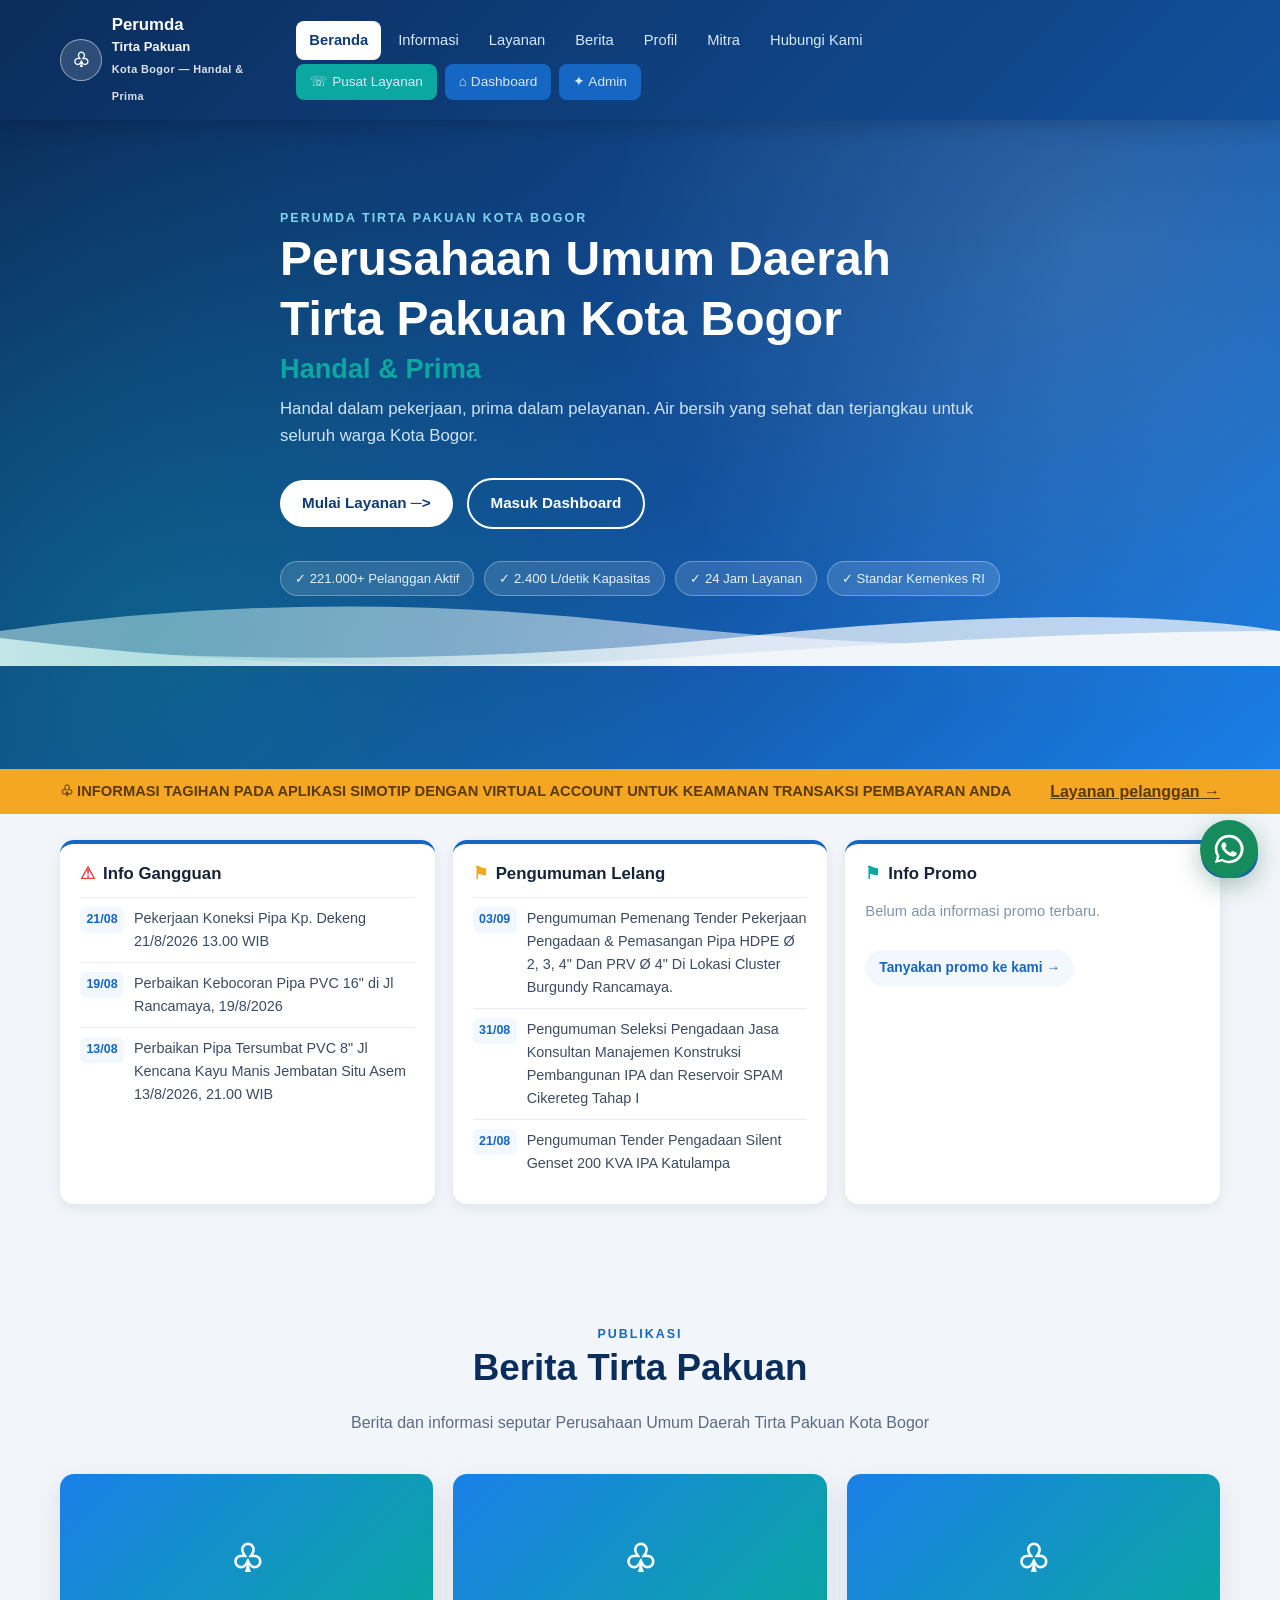
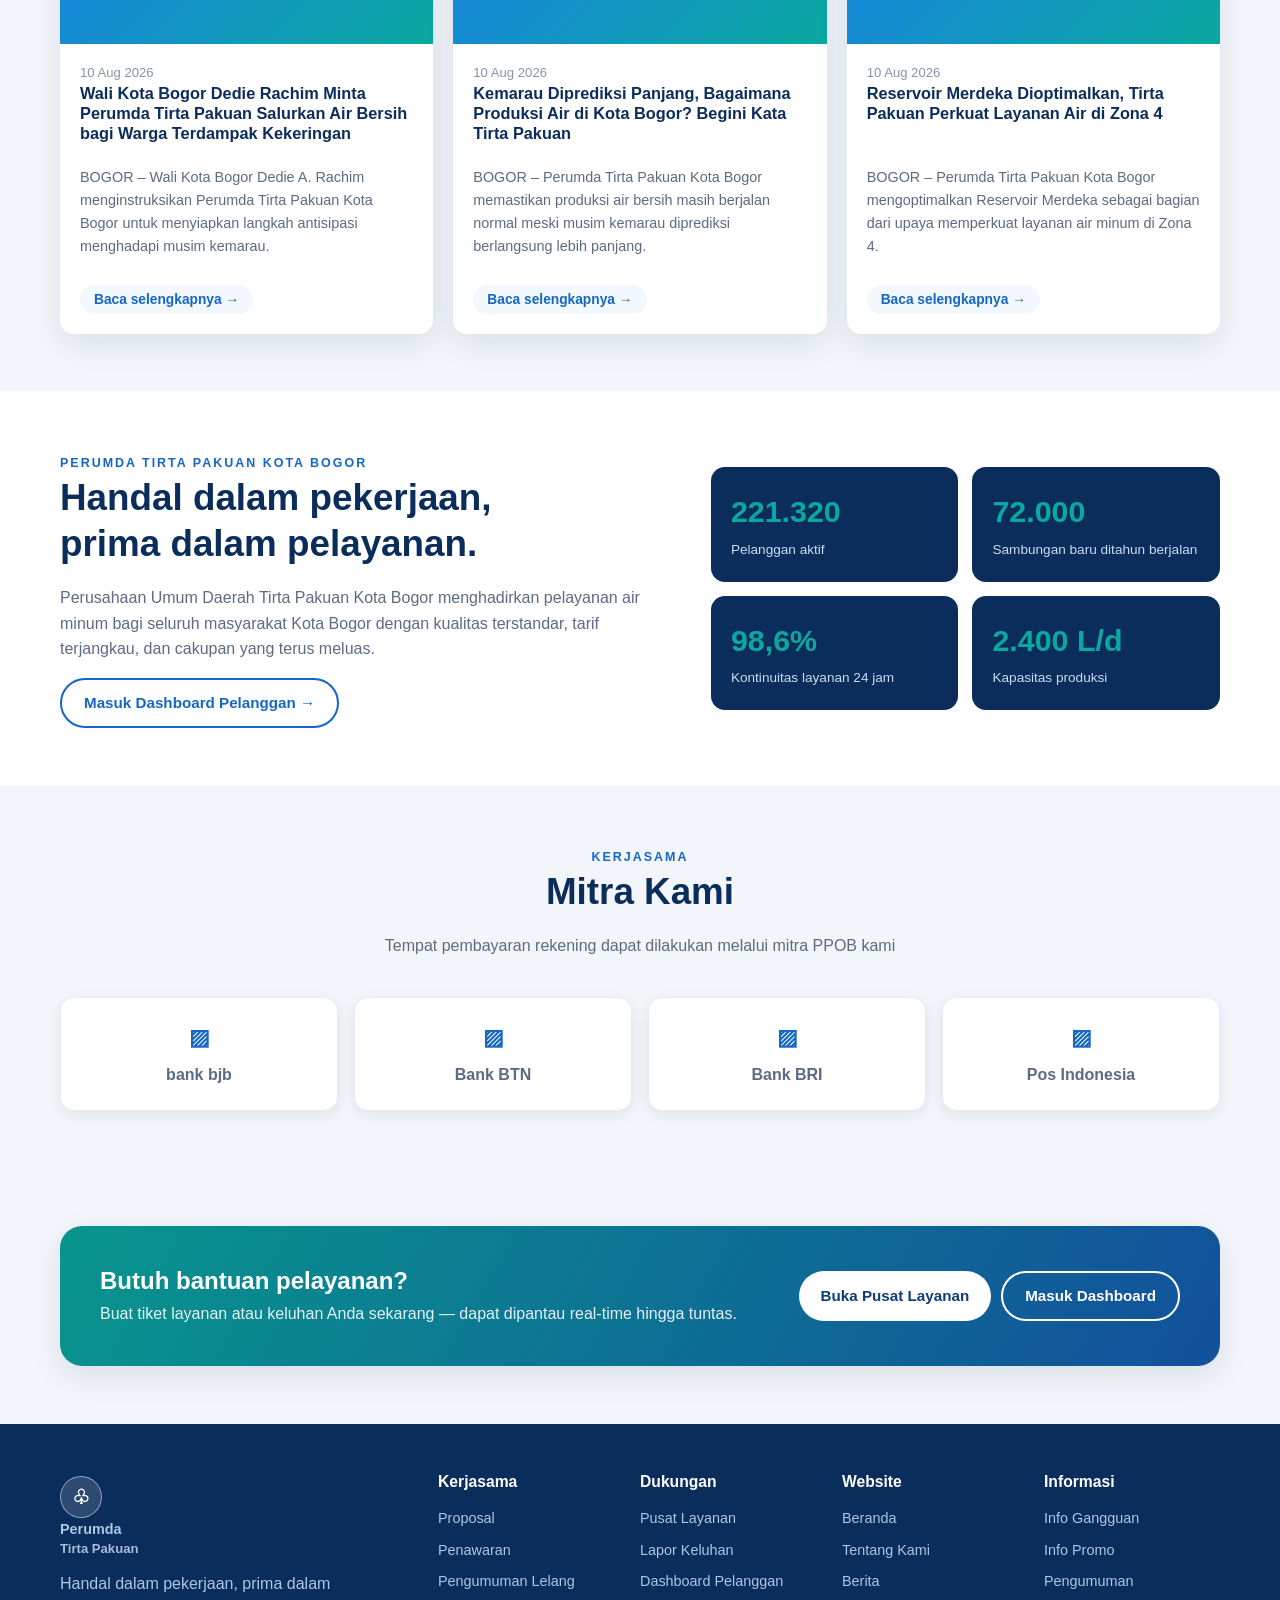
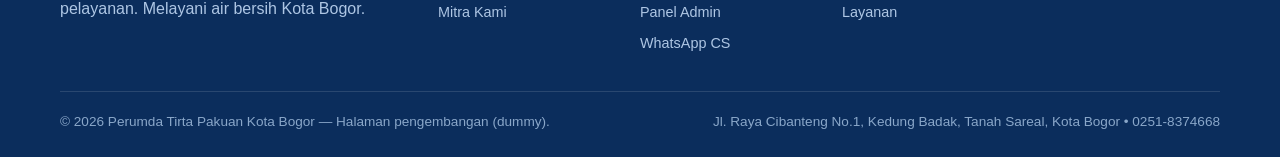
<file: index.html>
<!DOCTYPE html>
<html lang="id">
<head>
<meta charset="UTF-8">
<meta name="viewport" content="width=device-width, initial-scale=1">
<title>Perumda Tirta Pakuan Kota Bogor — Handal & Prima</title>
<link rel="icon" href="data:image/svg+xml,<svg xmlns='http://www.w3.org/2000/svg' viewBox='0 0 100 100'><circle cx='50' cy='50' r='48' fill='%230f3b77'/><text x='50' y='68' font-size='52' text-anchor='middle' fill='%23fff'>♧</text></svg>">
<link rel="stylesheet" href="css/style.css">
</head>
<body>
<header class="site-header" id="top">
  <div class="container nav-bar">
    <a class="brand" href="index.html" aria-label="Tirta Pakuan beranda">
      <span class="brand-logo">♧</span>
      <span>Perumda <b>Tirta Pakuan</b><small>Kota Bogor — Handal & Prima</small></span>
    </a>
    <button class="menu-toggle" aria-label="Buka navigasi" aria-expanded="false">☰</button>
    <nav class="nav-links" aria-label="Navigasi utama" id="mainNav">
      <a href="#beranda" class="active">Beranda</a>
      <a href="#informasi">Informasi</a>
      <a href="layanan.html">Layanan</a>
      <a href="#berita">Berita</a>
      <a href="#profil">Profil</a>
      <a href="#mitra">Mitra</a>
      <a href="#kontak">Hubungi Kami</a>
      <div class="nav-actions">
        <a class="btn teal small" href="ticketing.html">☏ Pusat Layanan</a>
        <a class="btn small" href="dashboard.html">⌂ Dashboard</a>
        <a class="btn small" href="admin/">✦ Admin</a>
      </div>
    </nav>
  </div>
</header>

<main>
  <section class="hero" id="beranda">
    <div class="container hero-content">
      <span class="eyebrow" style="color:#7fd4ee">PERUMDA TIRTA PAKUAN KOTA BOGOR</span>
      <h1>Perusahaan Umum Daerah<br>Tirta Pakuan Kota Bogor</h1>
      <h2>Handal &amp; Prima</h2>
      <p>Handal dalam pekerjaan, prima dalam pelayanan. Air bersih yang sehat dan terjangkau untuk seluruh warga Kota Bogor.</p>
      <div class="hero-actions">
        <a class="btn white" href="layanan.html">Mulai Layanan ─></a>
        <a class="btn ghost" href="dashboard.html" style="border-color:#fff;color:#fff">Masuk Dashboard</a>
      </div>
      <div class="hero-badges">
        <span>✓ 221.000+ Pelanggan Aktif</span>
        <span>✓ 2.400 L/detik Kapasitas</span>
        <span>✓ 24 Jam Layanan</span>
        <span>✓ Standar Kemenkes RI</span>
      </div>
    </div>
    <svg class="wave" viewBox="0 0 1920 140" preserveAspectRatio="none" aria-hidden="true">
      <path fill="#ffffff88" d="M0 70 Q470 -20 960 55 T1920 75 V140 H0Z"></path>
      <path fill="#ffffffb3" d="M0 100 Q580 155 1110 82 T1920 70 V140 H0Z"></path>
      <path fill="#f2f5f9" d="M0 84 Q520 170 1050 120 T1920 70 V140 H0Z"></path>
    </svg>
  </section>

  <div class="ticker">
    <div class="container ticker-inner">
      <p>♧ INFORMASI TAGIHAN PADA APLIKASI SIMOTIP DENGAN VIRTUAL ACCOUNT UNTUK KEAMANAN TRANSAKSI PEMBAYARAN ANDA</p>
      <a href="layanan.html">Layanan pelanggan →</a>
    </div>
  </div>

  <section class="information" id="informasi" style="padding-top:1.6rem">
    <div class="container">
      <div class="info-grid">
        <article class="info-card">
          <h3><span class="info-icon" style="color:var(--danger)">⚠</span>Info Gangguan</h3>
          <a class="info-row" href="ticketing.html"><time>21/08</time><span>Pekerjaan Koneksi Pipa Kp. Dekeng<br>21/8/2026 13.00 WIB</span></a>
          <a class="info-row" href="ticketing.html"><time>19/08</time><span>Perbaikan Kebocoran Pipa PVC 16&quot; di Jl Rancamaya, 19/8/2026</span></a>
          <a class="info-row" href="ticketing.html"><time>13/08</time><span>Perbaikan Pipa Tersumbat PVC 8&quot; Jl Kencana Kayu Manis Jembatan Situ Asem 13/8/2026, 21.00 WIB</span></a>
        </article>
        <article class="info-card">
          <h3><span class="info-icon">⚑</span>Pengumuman Lelang</h3>
          <a class="info-row" href="#berita"><time>03/09</time><span>Pengumuman Pemenang Tender Pekerjaan Pengadaan &amp; Pemasangan Pipa HDPE Ø 2, 3, 4&quot; Dan PRV Ø 4&quot; Di Lokasi Cluster Burgundy Rancamaya.</span></a>
          <a class="info-row" href="#berita"><time>31/08</time><span>Pengumuman Seleksi Pengadaan Jasa Konsultan Manajemen Konstruksi Pembangunan IPA dan Reservoir SPAM Cikereteg Tahap I</span></a>
          <a class="info-row" href="#berita"><time>21/08</time><span>Pengumuman Tender Pengadaan Silent Genset 200 KVA IPA Katulampa</span></a>
        </article>
        <article class="info-card promo">
          <h3><span class="info-icon" style="color:var(--teal-500)">⚑</span>Info Promo</h3>
          <p class="empty">Belum ada informasi promo terbaru.</p>
          <a class="read" href="ticketing.html" style="margin-top:12px;display:inline-block">Tanyakan promo ke kami →</a>
        </article>
      </div>
    </div>
  </section>

  <section class="information" id="berita">
    <div class="container">
      <div class="section-heading">
        <span class="eyebrow">PUBLIKASI</span>
        <h2>Berita Tirta Pakuan</h2>
        <p>Berita dan informasi seputar Perusahaan Umum Daerah Tirta Pakuan Kota Bogor</p>
      </div>
      <div class="news-grid">
        <article class="news-card">
          <div class="news-img">♧</div>
          <div class="news-body">
            <time>10 Aug 2026</time>
            <h3>Wali Kota Bogor Dedie Rachim Minta Perumda Tirta Pakuan Salurkan Air Bersih bagi Warga Terdampak Kekeringan</h3>
            <p>BOGOR – Wali Kota Bogor Dedie A. Rachim menginstruksikan Perumda Tirta Pakuan Kota Bogor untuk menyiapkan langkah antisipasi menghadapi musim kemarau.</p>
            <button class="read" data-article="0">Baca selengkapnya <span>→</span></button>
          </div>
        </article>
        <article class="news-card">
          <div class="news-img">♧</div>
          <div class="news-body">
            <time>10 Aug 2026</time>
            <h3>Kemarau Diprediksi Panjang, Bagaimana Produksi Air di Kota Bogor? Begini Kata Tirta Pakuan</h3>
            <p>BOGOR – Perumda Tirta Pakuan Kota Bogor memastikan produksi air bersih masih berjalan normal meski musim kemarau diprediksi berlangsung lebih panjang.</p>
            <button class="read" data-article="1">Baca selengkapnya <span>→</span></button>
          </div>
        </article>
        <article class="news-card">
          <div class="news-img">♧</div>
          <div class="news-body">
            <time>10 Aug 2026</time>
            <h3>Reservoir Merdeka Dioptimalkan, Tirta Pakuan Perkuat Layanan Air di Zona 4</h3>
            <p>BOGOR – Perumda Tirta Pakuan Kota Bogor mengoptimalkan Reservoir Merdeka sebagai bagian dari upaya memperkuat layanan air minum di Zona 4.</p>
            <button class="read" data-article="2">Baca selengkapnya <span>→</span></button>
          </div>
        </article>
      </div>
    </div>
  </section>

  <section class="profile" id="profil" style="background:#fff">
    <div class="container profile-grid">
      <div>
        <span class="eyebrow">PERUMDA TIRTA PAKUAN KOTA BOGOR</span>
        <h2 style="font-size:clamp(1.6rem,3vw,2.3rem);color:var(--blue-900)">Handal dalam pekerjaan,<br>prima dalam pelayanan.</h2>
        <p style="color:var(--gray-600)">Perusahaan Umum Daerah Tirta Pakuan Kota Bogor menghadirkan pelayanan air minum bagi seluruh masyarakat Kota Bogor dengan kualitas terstandar, tarif terjangkau, dan cakupan yang terus meluas.</p>
        <a class="btn ghost" href="dashboard.html">Masuk Dashboard Pelanggan →</a>
      </div>
      <div class="profile-cards">
        <div class="profile-card"><div class="num">221.320</div><span>Pelanggan aktif</span></div>
        <div class="profile-card"><div class="num">72.000</div><span>Sambungan baru ditahun berjalan</span></div>
        <div class="profile-card"><div class="num">98,6%</div><span>Kontinuitas layanan 24 jam</span></div>
        <div class="profile-card"><div class="num">2.400 L/d</div><span>Kapasitas produksi</span></div>
      </div>
    </div>
  </section>

  <section class="partners" id="mitra">
    <div class="container">
      <div class="section-heading">
        <span class="eyebrow">KERJASAMA</span>
        <h2>Mitra Kami</h2>
        <p>Tempat pembayaran rekening dapat dilakukan melalui mitra PPOB kami</p>
      </div>
      <div class="partner-grid">
        <div class="partner"><span class="mark">▨</span>bank bjb</div>
        <div class="partner"><span class="mark">▨</span>Bank BTN</div>
        <div class="partner"><span class="mark">▨</span>Bank BRI</div>
        <div class="partner"><span class="mark">▨</span>Pos Indonesia</div>
      </div>
    </div>
  </section>

  <section>
    <div class="container">
      <div class="cta-banner">
        <div>
          <h2>Butuh bantuan pelayanan?</h2>
          <p>Buat tiket layanan atau keluhan Anda sekarang — dapat dipantau real-time hingga tuntas.</p>
        </div>
        <div style="display:flex;gap:10px;flex-wrap:wrap">
          <a class="btn white" href="ticketing.html">Buka Pusat Layanan</a>
          <a class="btn ghost" href="dashboard.html" style="border-color:#fff;color:#fff">Masuk Dashboard</a>
        </div>
      </div>
    </div>
  </section>
</main>

<footer class="site-footer" id="kontak">
  <div class="container">
    <div class="footer-grid">
      <div class="footer-brand">
        <a class="brand" href="#top"><span class="brand-logo">♧</span> <span>Perumda <b>Tirta Pakuan</b></span></a>
        <p style="margin-top:10px">Handal dalam pekerjaan, prima dalam pelayanan. Melayani air bersih Kota Bogor.</p>
      </div>
      <div>
        <h3>Kerjasama</h3>
        <a href="#mitra">Proposal</a>
        <a href="#mitra">Penawaran</a>
        <a href="#berita">Pengumuman Lelang</a>
        <a href="#mitra">Mitra Kami</a>
      </div>
      <div>
        <h3>Dukungan</h3>
        <a href="ticketing.html">Pusat Layanan</a>
        <a href="ticketing.html?type=keluhan">Lapor Keluhan</a>
        <a href="dashboard.html">Dashboard Pelanggan</a>
        <a href="admin/">Panel Admin</a>
        <a href="https://wa.me/6285810818437?text=Halo%20CS%20Tirta%20Pakuan%2C%20saya%20ingin%20bertanya%20tentang%20layanan%20pelanggan." target="_blank" rel="noopener noreferrer">WhatsApp CS</a>
      </div>
      <div>
        <h3>Website</h3>
        <a href="#beranda">Beranda</a>
        <a href="#profil">Tentang Kami</a>
        <a href="#berita">Berita</a>
        <a href="layanan.html">Layanan</a>
      </div>
      <div>
        <h3>Informasi</h3>
        <a href="#informasi">Info Gangguan</a>
        <a href="#informasi">Info Promo</a>
        <a href="#informasi">Pengumuman</a>
      </div>
    </div>
    <div class="footer-bottom">
      <span>© 2026 Perumda Tirta Pakuan Kota Bogor — Halaman pengembangan (dummy).</span>
      <span>Jl. Raya Cibanteng No.1, Kedung Badak, Tanah Sareal, Kota Bogor • 0251-8374668</span>
    </div>
  </div>
</footer>

<a class="btn back-top" href="#top" aria-label="Kembali ke atas">⌃</a>

<div class="modal-backdrop" id="article-modal">
  <div class="modal modal-xl">
    <div class="modal-head">
      <h3 id="article-title"></h3>
      <button class="modal-close" data-close="article-modal" aria-label="Tutup">×</button>
    </div>
    <div class="news-img" style="height:120px"></div>
    <div class="mt-2"><time class="muted small" id="article-date"></time></div>
    <p id="article-text" style="color:var(--gray-600);margin-top:8px"></p>
    <p class="small muted">Ringkasan berdasarkan referensi yang diberikan — versi pengembangan dummy.</p>
  </div>
</div>

<script src="js/main.js"></script>
<script>
  const ARTICLES = [
    {
      title: "Wali Kota Bogor Minta Tirta Pakuan Salurkan Air Bersih bagi Warga Terdampak Kekeringan",
      date: "10 Aug 2026",
      text: "BOGOR – Wali Kota Bogor Dedie A. Rachim menginstruksikan Perumda Tirta Pakuan Kota Bogor untuk menyiapkan langkah antisipasi menghadapi musim kemarau yang diprediksi berlangsung panjang. Perumda menyiapkan armada mobil tangki siaga untuk wilayah yang dilaporkan mengalami kekeringan, berkoordinasi dengan kecamatan dan kelurahan setempat."
    },
    {
      title: "Kemarau Diprediksi Panjang, Bagaimana Produksi Air di Kota Bogor?",
      date: "10 Aug 2026",
      text: "BOGOR – Perumda Tirta Pakuan Kota Bogor memastikan produksi air bersih masih berjalan normal meski musim kemarau diprediksi lebih panjang. Seluruh instalasi pengolahan air (IPA) beroperasi sesuai kapasitas dan pihaknya mengimbau pelanggan untuk bijak menggunakan air."
    },
    {
      title: "Reservoir Merdeka Dioptimalkan, Tirta Pakuan Perkuat Layanan Air di Zona 4",
      date: "10 Aug 2026",
      text: "BOGOR – Perumda Tirta Pakuan Kota Bogor mengoptimalkan Reservoir Merdeka sebagai bagian dari upaya memperkuat layanan air minum di Zona 4. Optimalisasi bertujuan meningkatkan tekanan dan kontinuitas pasokan bagi pelanggan di kawasan tersebut."
    }
  ];

  document.querySelectorAll('.menu-toggle').forEach(btn => btn.addEventListener('click', () => document.getElementById('mainNav').classList.toggle('open')));

  document.querySelectorAll('.nav-links a').forEach(a => a.addEventListener('click', () => {
    document.querySelectorAll('.nav-links a').forEach(x => x.classList.remove('active'));
    a.classList.add('active');
    document.getElementById('mainNav').classList.remove('open');
  }));

  function openArticle(i) {
    const a = ARTICLES[i];
    document.getElementById('article-title').textContent = a.title;
    document.getElementById('article-date').textContent = a.date;
    document.getElementById('article-text').textContent = a.text;
    document.getElementById('article-modal').classList.add('open');
  }
  document.querySelectorAll('.read[data-article]').forEach(b => b.addEventListener('click', () => openArticle(Number(b.dataset.article))));
  document.querySelectorAll('[data-close]').forEach(b => b.addEventListener('click', () => document.getElementById(b.dataset.close).classList.remove('open')));
</script>
</body>
</html>
</file>
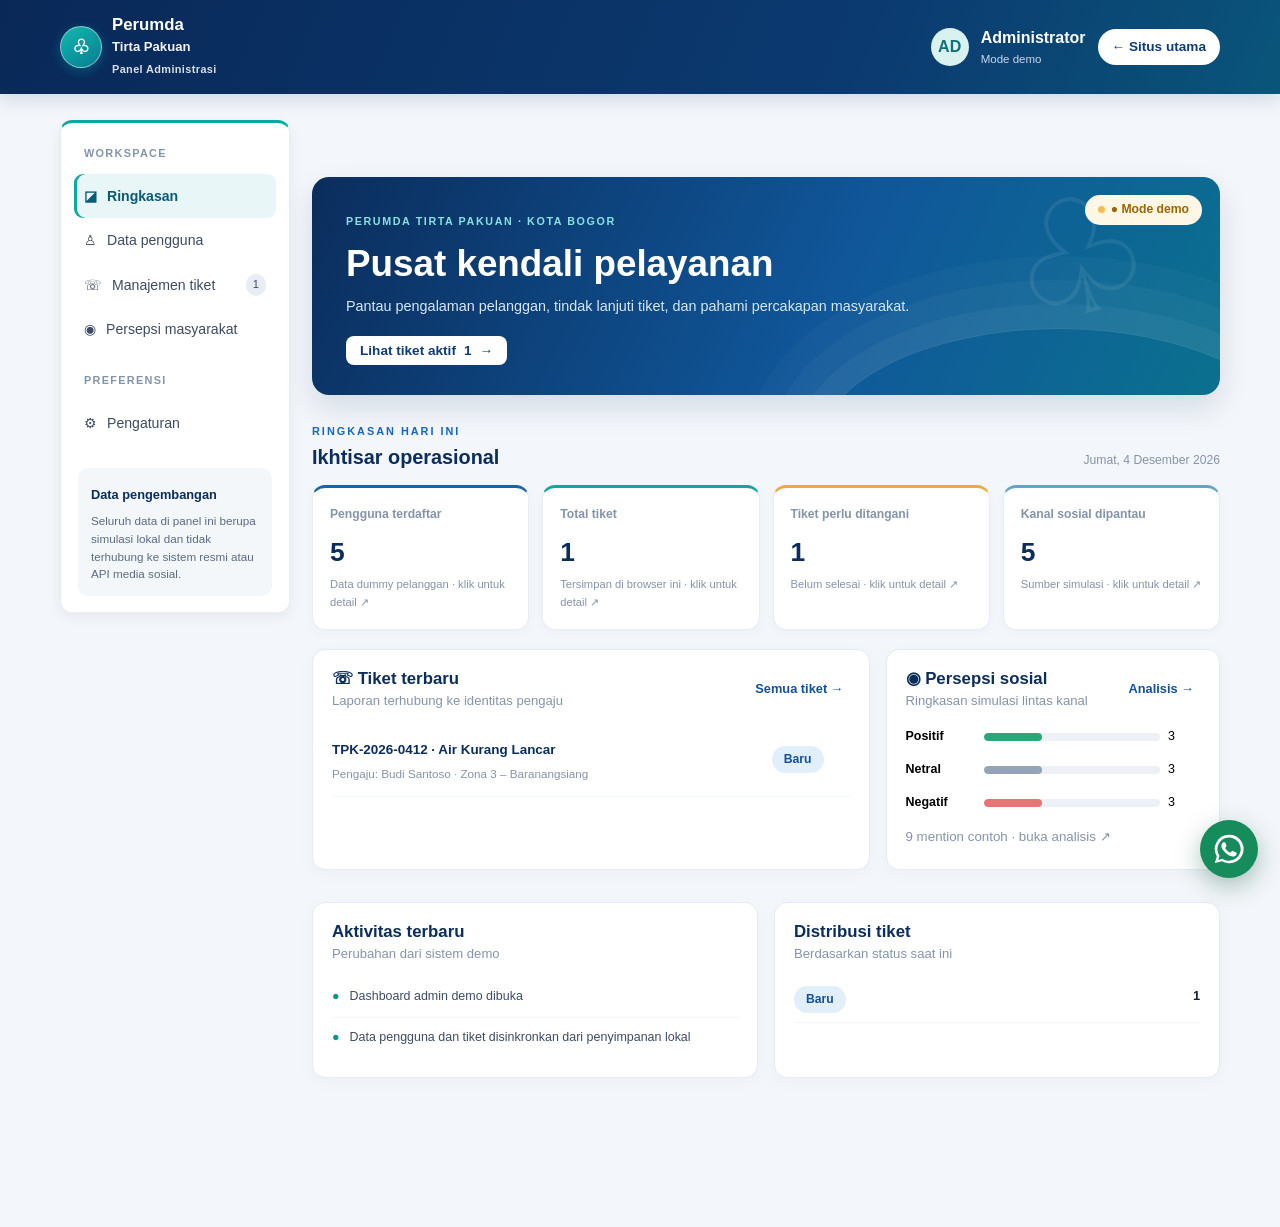
<file: admin/index.html>
<!DOCTYPE html>
<html lang="id">
<head>
  <meta charset="UTF-8">
  <meta name="viewport" content="width=device-width, initial-scale=1">
  <title>Admin — Perumda Tirta Pakuan</title>
  <link rel="stylesheet" href="../css/style.css">
  <link rel="stylesheet" href="admin.css">
</head>
<body class="admin-page">
  <header class="dash-top"><div class="container dash-top-inner">
    <a class="brand" href="../index.html"><span class="brand-logo">♧</span><span>Perumda <b>Tirta Pakuan</b><small>Panel Administrasi</small></span></a>
    <div class="admin-head-actions"><span class="admin-identity"><span class="avatar">AD</span><span><b>Administrator</b><small>Mode demo</small></span></span><a class="btn white small" href="../index.html">← Situs utama</a></div>
  </div></header>
  <div class="container admin-layout">
    <aside class="admin-sidebar">
      <div class="admin-side-label">WORKSPACE</div>
      <button class="admin-nav active" data-view="overview">◪ <span>Ringkasan</span></button>
      <button class="admin-nav" data-view="users">♙ <span>Data pengguna</span></button>
      <button class="admin-nav" data-view="tickets">☏ <span>Manajemen tiket</span><i id="nav-open-tickets">0</i></button>
      <button class="admin-nav" data-view="perception">◉ <span>Persepsi masyarakat</span></button>
      <div class="admin-side-label admin-side-label-tools">PREFERENSI</div>
      <button class="admin-nav" data-view="settings">⚙ <span>Pengaturan</span></button>
      <div class="admin-side-note"><b>Data pengembangan</b><p>Seluruh data di panel ini berupa simulasi lokal dan tidak terhubung ke sistem resmi atau API media sosial.</p></div>
    </aside>
    <main class="admin-main">
      <section class="admin-view active" id="view-overview">
        <div class="admin-hero"><div><span class="eyebrow">PERUMDA TIRTA PAKUAN · KOTA BOGOR</span><h1>Pusat kendali pelayanan</h1><p>Pantau pengalaman pelanggan, tindak lanjuti tiket, dan pahami percakapan masyarakat.</p><button class="btn white small" data-open="tickets">Lihat tiket aktif <span id="hero-open-count">0</span> →</button></div><div class="admin-watermark" aria-hidden="true">♧</div><span class="chip amber admin-demo-chip">● Mode demo</span></div>
        <div class="admin-title-row admin-section-heading"><div><span class="eyebrow">RINGKASAN HARI INI</span><h2>Ikhtisar operasional</h2></div><span class="admin-date" id="admin-date"></span></div>
        <div class="admin-stats" id="admin-stats"></div>
        <div class="admin-grid">
          <article class="card"><div class="card-header"><div><h3>☏ Tiket terbaru</h3><div class="sub">Laporan terhubung ke identitas pengaju</div></div><button class="text-action" data-open="tickets">Semua tiket →</button></div><div id="overview-tickets"></div></article>
          <article class="card"><div class="card-header"><div><h3>◉ Persepsi sosial</h3><div class="sub">Ringkasan simulasi lintas kanal</div></div><button class="text-action" data-open="perception">Analisis →</button></div><div id="overview-sentiment"></div></article>
        </div>
        <div class="admin-grid admin-grid-bottom">
          <article class="card"><div class="card-header"><div><h3>Aktivitas terbaru</h3><div class="sub">Perubahan dari sistem demo</div></div></div><div id="activity-feed"></div></article>
          <article class="card"><div class="card-header"><div><h3>Distribusi tiket</h3><div class="sub">Berdasarkan status saat ini</div></div></div><div id="status-breakdown"></div></article>
        </div>
      </section>
      <section class="admin-view" id="view-users">
        <div class="admin-title-row"><div><span class="eyebrow">PELANGGAN & AKUN</span><h1>Data pengguna</h1><p>Direktori demo pelanggan dan aktivitas tiket terkait.</p></div><span class="chip blue" id="user-count">0 pengguna</span></div>
        <div class="card"><div class="toolbar"><input class="input" id="user-search" placeholder="Cari nama, nomor pelanggan, atau zona…"><button class="btn ghost small" id="export-users">↓ Ekspor CSV</button></div><div class="table-wrap"><table class="table admin-table"><thead><tr><th>Pengguna</th><th>No. pelanggan</th><th>Wilayah</th><th>Tiket</th><th>Status akun</th><th></th></tr></thead><tbody id="users-table"></tbody></table></div></div>
      </section>
      <section class="admin-view" id="view-tickets">
        <div class="admin-title-row"><div><span class="eyebrow">OPERASIONAL PELAYANAN</span><h1>Manajemen tiket</h1><p>Lihat pengaju dan perbarui status penanganan tiket.</p></div><span class="chip teal" id="ticket-count">0 tiket</span></div>
        <div class="card"><div class="toolbar"><input class="input" id="ticket-search" placeholder="Cari ID, pengaju, layanan, atau zona…"><select class="select" id="ticket-filter"><option value="all">Semua status</option><option>Baru</option><option>Verifikasi Data</option><option>Verifikasi</option><option>Survey Lapangan</option><option>Penanganan</option><option>Menunggu Pembayaran</option><option>Selesai</option><option>Ditolak</option><option>Dibatalkan</option></select><button class="btn ghost small" id="export-tickets">↓ Ekspor CSV</button></div><div id="ticket-admin-list"></div></div>
      </section>
      <section class="admin-view" id="view-settings">
        <div class="admin-title-row"><div><span class="eyebrow">PREFERENSI WORKSPACE</span><h1>Pengaturan admin</h1><p>Atur tampilan ringkasan dan simulasi pemantauan. Perubahan tersimpan di browser ini.</p></div><span class="chip blue">Tersimpan lokal</span></div>
        <div class="settings-grid">
          <article class="card settings-card"><div class="card-header"><div><h3>Notifikasi & operasional</h3><div class="sub">Preferensi untuk panel administrasi demo</div></div><span class="settings-icon">♧</span></div>
            <label class="setting-row"><span><b>Pengingat tiket baru</b><small>Tampilkan umpan aktivitas saat status tiket berubah.</small></span><input type="checkbox" id="setting-ticket-alert" class="toggle-input"></label>
            <label class="setting-row"><span><b>Prioritaskan tiket mendesak</b><small>Tandai tiket prioritas tinggi di bagian atas daftar.</small></span><input type="checkbox" id="setting-priority-sort" class="toggle-input"></label>
            <label class="setting-row"><span><b>Tampilkan data sintetis sosial</b><small>Gunakan contoh percakapan untuk demonstrasi analisis.</small></span><input type="checkbox" id="setting-social-demo" class="toggle-input"></label>
          </article>
          <article class="card settings-card"><div class="card-header"><div><h3>Parameter analisis persepsi</h3><div class="sub">Pengaturan kerja untuk simulasi social listening</div></div><span class="settings-icon">◉</span></div>
            <div class="field"><label for="setting-keywords">Kata kunci pemantauan</label><input class="input" id="setting-keywords" placeholder="Tirta Pakuan, layanan air, gangguan"></div>
            <div class="field"><label for="setting-threshold">Ambang perhatian sentimen negatif</label><select class="select" id="setting-threshold"><option value="20">20% · Sensitif</option><option value="30">30% · Seimbang</option><option value="40">40% · Ringkas</option></select></div>
            <div class="field"><label for="setting-retention">Rentang data dashboard</label><select class="select" id="setting-retention"><option value="7">7 hari terakhir</option><option value="30">30 hari terakhir</option><option value="90">90 hari terakhir</option></select></div>
          </article>
        </div>
        <div class="settings-actions"><span class="small muted" id="settings-saved">Pengaturan aktif pada browser ini.</span><button class="btn" id="save-settings">Simpan pengaturan</button><button class="btn ghost" id="reset-settings">Pulihkan default</button></div>
        <div class="card settings-info"><h3>Identitas & akses</h3><p>Panel memakai data contoh dan penyimpanan browser bersama halaman demo. Untuk penggunaan organisasi, autentikasi peran, audit log, pembatasan akses, dan integrasi backend perlu disiapkan.</p><div class="settings-info-row"><span>Nama workspace</span><b>Perumda Tirta Pakuan Kota Bogor</b></div><div class="settings-info-row"><span>Lingkungan</span><b><span class="chip amber">Pengembangan / dummy</span></b></div></div>
      </section>
      <section class="admin-view" id="view-perception">
        <div class="admin-title-row"><div><span class="eyebrow">SOCIAL LISTENING · SIMULASI</span><h1>Persepsi masyarakat</h1><p>Contoh alur pemantauan percakapan publik tentang Tirta Pakuan.</p></div><button class="btn" id="collect-btn">↻ Simulasikan pengambilan</button></div>
        <div class="alert alert--info perception-notice"><b>Mode demo:</b> unggahan dan angka di bawah merupakan data sintetis untuk memperagakan dashboard. Tidak ada koneksi, scraping, atau pengambilan data langsung dari akun/platform sosial.</div>
        <div class="source-grid" id="source-grid"></div>
        <div id="perception-alert"></div>
        <div class="admin-stats" id="perception-stats"></div>
        <div class="card"><div class="card-header"><div><h3>Tren sentimen</h3><div class="sub">Proporsi percakapan contoh per kanal</div></div><span class="small muted" id="chart-range">7 hari · simulasi</span></div><div class="sentiment-chart" id="sentiment-chart"></div><div class="chart-legend"><span class="positive">● Positif</span><span class="neutral">● Netral</span><span class="negative">● Negatif</span></div></div>
        <div class="card mention-card"><div class="card-header"><div><h3>Percakapan terpantau</h3><div class="sub">Contoh mention publik dan klasifikasi awal</div></div></div><div class="toolbar"><input class="input" id="mention-search" placeholder="Cari kata atau isi percakapan…"><select class="select" id="platform-filter"><option value="all">Semua kanal</option><option>Instagram</option><option>X</option><option>Facebook</option><option>TikTok</option><option>YouTube</option></select><select class="select" id="sentiment-filter"><option value="all">Semua sentimen</option><option value="positif">Positif</option><option value="netral">Netral</option><option value="negatif">Negatif</option></select></div><div id="mention-list"></div></div>
        <p class="small muted perception-footnote">Sistem produksi memerlukan integrasi API resmi/mitra, persetujuan akses, kebijakan retensi, dan validasi klasifikasi sentimen. Analisis demo ini tidak merepresentasikan opini publik sebenarnya.</p>
      </section>
    </main>
  </div>
  <div class="admin-modal-backdrop" id="admin-modal" aria-hidden="true"><section class="admin-modal" role="dialog" aria-modal="true" aria-labelledby="admin-modal-title"><header><div><span class="eyebrow">RINCIAN DATA</span><h2 id="admin-modal-title">Detail</h2></div><button class="modal-x" id="admin-modal-close" aria-label="Tutup">×</button></header><div id="admin-modal-body"></div></section></div>
  <div id="toast-wrap"></div>
  <script src="../js/main.js"></script><script src="admin.js"></script>
</body>
</html>
</file>
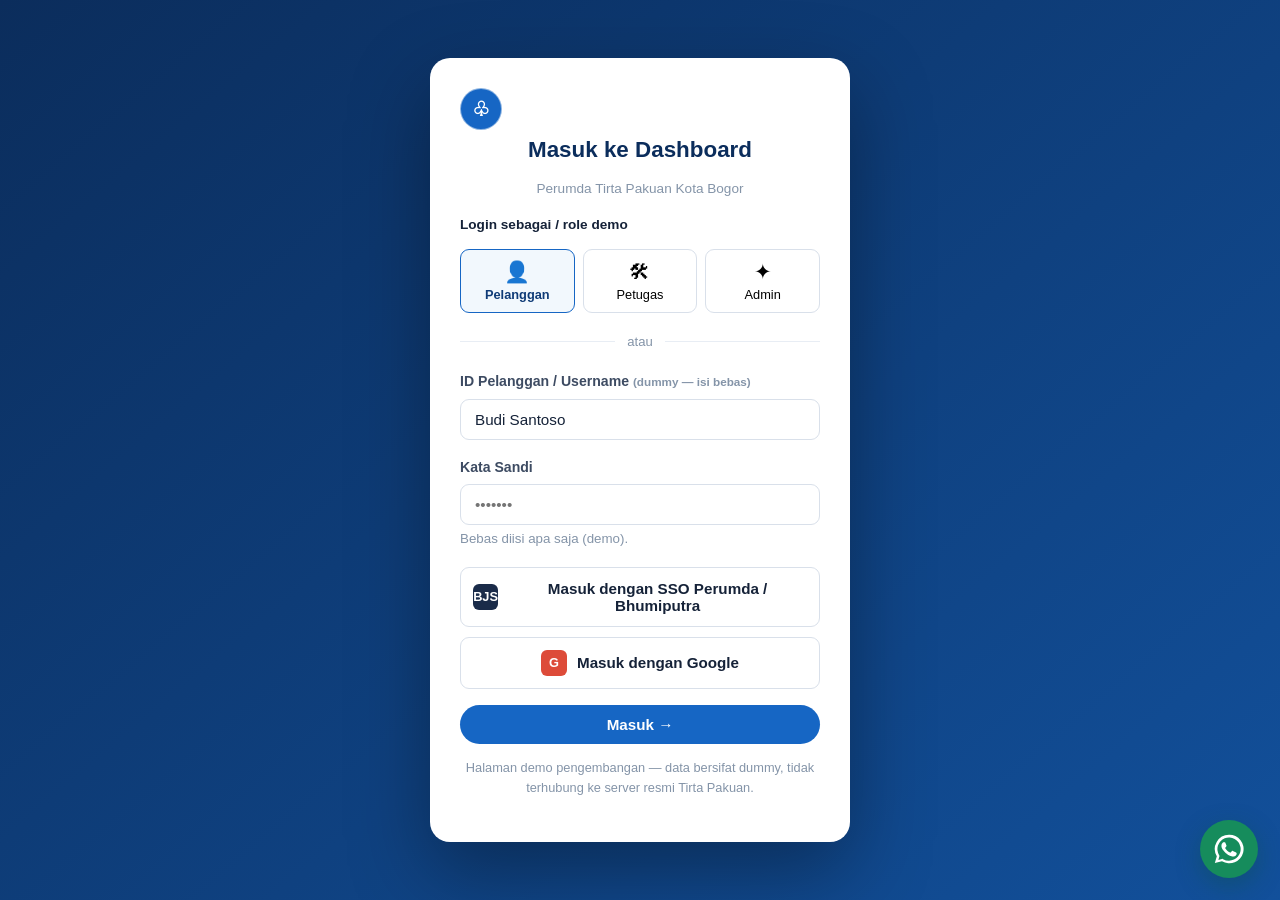
<file: dashboard.html>
<!DOCTYPE html>
<html lang="id">
<head>
<meta charset="UTF-8">
<meta name="viewport" content="width=device-width, initial-scale=1">
<title>Dashboard Pelanggan — Perumda Tirta Pakuan</title>
<link rel="icon" href="data:image/svg+xml,<svg xmlns='http://www.w3.org/2000/svg' viewBox='0 0 100 100'><circle cx='50' cy='50' r='48' fill='%230f3b77'/><text x='50' y='68' font-size='52' text-anchor='middle' fill='%23fff'>⌂</text></svg>">
<link rel="stylesheet" href="css/style.css">
</head>
<body>

<!-- ======= LOGIN / SSO SCREEN ======= -->
<div class="auth-page" id="auth-screen">
  <div class="auth-card">
    <div class="auth-brand"><span class="brand-logo" style="background:var(--blue-600)">♧</span></div>
    <h1>Masuk ke Dashboard</h1>
    <p class="small muted text-center">Perumda Tirta Pakuan Kota Bogor</p>

    <div style="margin-top:14px">
      <label class="small" style="font-weight:600;display:block;margin-bottom:6px">Login sebagai / role demo</label>
      <div class="role-picker" id="rolePicker">
        <button class="role-opt active" data-role="pelanggan"><span class="ico">👤</span>Pelanggan</button>
        <button class="role-opt" data-role="petugas"><span class="ico">🛠</span>Petugas</button>
        <button class="role-opt" data-role="admin"><span class="ico">✦</span>Admin</button>
      </div>
    </div>

    <div class="divider">atau</div>

    <div class="field">
      <label>ID Pelanggan / Username <small>(dummy — isi bebas)</small></label>
      <input class="input" id="login-user" placeholder="cth. 3124508221 atau nama Anda">
    </div>
    <div class="field">
      <label>Kata Sandi</label>
      <input class="input" id="login-pass" type="password" placeholder="•••••••">
      <small class="muted">Bebas diisi apa saja (demo).</small>
    </div>

    <button class="sso-btn" id="ssoBtn"><span class="logo" style="background:#1a2b49">BJS</span> Masuk dengan SSO Perumda / Bhumiputra</button>
    <button class="sso-btn" id="ssoGoogle"><span class="logo" style="background:#dd4b39">G</span> Masuk dengan Google</button>

    <button class="btn block" style="margin-top:16px" id="loginSubmit">Masuk →</button>

    <p class="auth-note">Halaman demo pengembangan — data bersifat dummy, tidak terhubung ke server resmi Tirta Pakuan.</p>
  </div>
</div>

<!-- ======= DASHBOARD SHELL ======= -->
<div class="dash-shell hidden" id="dash-screen">
  <div class="dash-top">
    <div class="container dash-top-inner">
      <a class="brand" href="index.html">
        <span class="brand-logo">♧</span>
        <span>Perumda <b>Tirta Pakuan</b><small>Dashboard Pelanggan</small></span>
      </a>
      <div style="display:flex;gap:12px;align-items:center;flex-wrap:wrap">
        <div class="dash-user" id="dash-user">
          <span class="avatar" id="avatar-letter">BS</span>
          <div><div class="name" id="user-name">Budi Santoso</div><div class="role" id="user-role">Pelanggan</div></div>
        </div>
        <a class="btn white small" href="ticketing.html">☏ Pusat Tiket</a>
        <button class="btn white small" id="logoutBtn">Keluar</button>
      </div>
    </div>
  </div>

  <div class="container dash-layout">
    <aside class="dash-side">
      <nav class="nav-panel" id="dashNav">
        <button data-sec="ringkasan" class="active"><span class="ico">◪</span>Ringkasan</button>
        <button data-sec="pemakaian"><span class="ico">≋</span>Pemakaian Air</button>
        <button data-sec="tagihan"><span class="ico">▧</span>Tagihan &amp; Pembayaran</button>
        <button data-sec="tiket"><span class="ico">☏</span>Tiket Layanan</button>
        <button data-sec="notifikasi"><span class="ico">♨</span>Notifikasi</button>
        <button data-sec="profil"><span class="ico">⚙</span>Profil / Pengaturan</button>
      </nav>
      <div class="card" style="margin-top:16px;padding:16px">
        <div class="small" style="font-weight:700;color:var(--blue-900)">Butuh bantuan cepat?</div>
        <p class="small muted">Gangguan air, tagihan, atau pemasangan baru — buat tiket layanan.</p>
        <a class="btn teal block small" href="ticketing.html">Buka Pusat Layanan →</a>
      </div>
    </aside>

    <main class="dash-main">
      <!-- ==== RINGKASAN ==== -->
      <section class="dash-section active" id="sec-ringkasan">
        <h2 style="font-size:1.5rem;color:var(--blue-900)">Selamat datang, <span id="greet-name">Budi</span>! 👋</h2>
        <p class="muted small">Berikut ringkasan akun dan status layanan terbaru Anda.</p>

        <div class="stat-grid" style="margin-top:16px">
          <div class="stat-card">
            <div class="label">No. Pelanggan</div>
            <div class="value" id="stat-nopel">3124508221</div>
            <div class="delta up">● Aktif</div>
          </div>
          <div class="stat-card teal">
            <div class="label">Pemakaian · Sep 2026</div>
            <div class="value" id="stat-pemakaian">28 m³</div>
            <div class="delta down">± dari bulan lalu</div>
          </div>
          <div class="stat-card amber">
            <div class="label">Tagihan Berjalan</div>
            <div class="value" id="stat-tagihan">Rp 151.500</div>
            <div class="delta">Belum dibayar</div>
          </div>
          <div class="stat-card green">
            <div class="label">Tiket Aktif</div>
            <div class="value" id="stat-tiket">2</div>
            <div class="delta">Sedang diproses</div>
          </div>
        </div>

        <div class="dash-grid-2" style="margin-top:20px">
          <div class="card">
            <div class="card-header"><h3>≋ Penggunaan Air 6 Bulan Terakhir</h3><a class="small" href="#" onclick="switchSec('pemakaian');return false">Detail →</a></div>
            <div class="chart-bars" id="usage-chart"></div>
          </div>
          <div class="card">
            <div class="card-header"><h3>☏ Tiket Terbaru</h3><a class="small" href="#" onclick="switchSec('tiket');return false">Semua →</a></div>
            <div id="ringkasan-tiket"></div>
          </div>
        </div>

        <div class="dash-grid-2-eq" style="margin-top:18px">
          <div class="card">
            <div class="card-header"><h3>▧ Tagihan Terakhir</h3><a class="small" href="#" onclick="switchSec('tagihan');return false">Detail →</a></div>
            <div class="pay-row"><div><b>Agu 2026</b><div class="small muted">Stand meter: 412 → 442 · 30 m³</div></div><div class="amount" style="color:var(--danger);text-decoration:line-through">Rp 158.000</div></div>
            <div class="pay-row"><div><b>Jul 2026</b><div class="small muted">26 m³</div></div><div class="amount">Rp 141.000</div><span class="chip teal">Lunas</span></div>
            <div class="pay-row"><div><b>Jun 2026</b><div class="small muted">19 m³</div></div><div class="amount">Rp 108.500</div><span class="chip teal">Lunas</span></div>
          </div>
          <div class="card">
            <div class="card-header"><h3>♨ Notifikasi</h3><a class="small" href="#" onclick="switchSec('notifikasi');return false">Semua →</a></div>
            <div id="ringkasan-notif"></div>
          </div>
        </div>
      </section>

      <!-- ==== PEMAKAIAN AIR ==== -->
      <section class="dash-section" id="sec-pemakaian">
        <h2 style="font-size:1.5rem;color:var(--blue-900)">≋ Pemakaian Air</h2>
        <p class="muted small">Tracker pemakaian per bulan (m³) dan estimasi tagihan. Klik bar untuk detail.</p>
        <div class="card" style="margin-top:16px">
          <div class="card-header">
            <h3>Penggunaan Air (m³ per bulan)</h3>
            <div class="seg" id="periodSeg">
              <button data-period="6" class="active">6 Bulan</button>
              <button data-period="12">12 Bulan</button>
            </div>
          </div>
          <div class="chart-bars" id="usage-chart-lg" style="height:200px;margin-top:16px"></div>
        </div>

        <div class="card" style="margin-top:18px">
          <div class="card-header"><h3>Rincian Bulan Berjalan (September 2026)</h3></div>
          <div class="form-grid-2" id="rincian-pemakaian"></div>
        </div>

        <div class="card" style="margin-top:18px">
          <div class="card-header"><h3>Perbandingan dengan Periode Lalu</h3></div>
          <table class="table">
            <thead><tr><th>Bulan</th><th>m³</th><th>Estimasi</th><th>Status</th></tr></thead>
            <tbody id="tabel-pemakaian"></tbody>
          </table>
        </div>
      </section>

      <!-- ==== TAGIHAN ==== -->
      <section class="dash-section" id="sec-tagihan">
        <h2 style="font-size:1.5rem;color:var(--blue-900)">▧ Tagihan &amp; Pembayaran</h2>
        <p class="muted small">Riwayat rekening dan pembayaran rekening air Anda.</p>

        <div class="stat-grid" style="margin-top:16px">
          <div class="stat-card"><div class="label">Tagihan Belum Bayar</div><div class="value">Rp 309.500</div></div>
          <div class="stat-card green"><div class="label">Total Terbayar (YTD)</div><div class="value">Rp 500.500</div></div>
          <div class="stat-card teal"><div class="label">Rata-rata / Bulan</div><div class="value">Rp 135.083</div></div>
          <div class="stat-card amber"><div class="label">Jatuh Tempo Berikutnya</div><div class="value">20 Okt 2026</div></div>
        </div>

        <div class="card" style="margin-top:18px">
          <div class="card-header"><h3>Metode Pembayaran</h3><span class="chip blue">Virtual Account / QRIS</span></div>
          <p class="small muted">Bayar lewat mitra PPOB: bank bjb, BTN, BRI, Pos Indonesia, Indomaret, Alfamart, atau aplikasi SIMOTIP.</p>
          <div style="display:flex;gap:10px;flex-wrap:wrap">
            <button class="btn teal small" onclick="TP.toast('Terhubung ke kanal pembayaran (demo).','success')">Bayar Sekarang (Demo)</button>
            <button class="btn ghost small" onclick="TP.toast('Instruksi pembayaran dikirim ke WhatsApp Anda (demo).')">Kirim Instruksi</button>
          </div>
        </div>

        <div class="card" style="margin-top:18px">
          <div class="card-header"><h3>Riwayat Rekening</h3></div>
          <div class="table-wrap">
            <table class="table">
              <thead><tr><th>Periode</th><th>Pemakaian</th><th>Stand Meter</th><th class="right">Nominal</th><th>Status</th><th>Batas Bayar</th></tr></thead>
              <tbody id="tabel-tagihan"></tbody>
            </table>
          </div>
        </div>
      </section>

      <!-- ==== TIKET ==== -->
      <section class="dash-section" id="sec-tiket">
        <h2 style="font-size:1.5rem;color:var(--blue-900)">☏ Tiket Layanan</h2>
        <p class="muted small">Pantau progress, tahapan penanganan, dan riwayat seluruh tiket layanan &amp; keluhan Anda dari sini.</p>
        <div style="display:flex;gap:10px;flex-wrap:wrap;margin-top:14px">
          <a class="btn teal" href="ticketing.html">＋ Buat Tiket Baru</a>
          <a class="btn ghost" href="ticketing.html">Buka Pusat Layanan →</a>
        </div>
        <div class="card" style="margin-top:16px">
          <div class="card-header"><div><h3>Progress Tiket</h3><div class="sub">Tahap penanganan diperbarui saat tiket diproses.</div></div></div>
          <div id="dash-ticket-list"></div>
        </div>
      </section>

      <!-- ==== NOTIFIKASI ==== -->
      <section class="dash-section" id="sec-notifikasi">
        <h2 style="font-size:1.5rem;color:var(--blue-900)">♨ Notifikasi</h2>
        <p class="muted small">Pengumuman dan informasi terbaru untuk akun Anda.</p>
        <div class="card" style="margin-top:16px">
          <div id="notif-list"></div>
        </div>
      </section>

      <!-- ==== PROFIL ==== -->
      <section class="dash-section" id="sec-profil">
        <h2 style="font-size:1.5rem;color:var(--blue-900)">⚙ Profil &amp; Pengaturan</h2>
        <p class="muted small">Data pelanggan terdaftar. Perubahan tersimpan lokal (dummy).</p>
        <div class="card" style="margin-top:16px;max-width:620px">
          <div class="card-header"><h3>Data Pelanggan</h3><span class="chip teal" id="profil-status">Aktif</span></div>
          <div class="form-grid-2">
            <div class="field"><label>Nama</label><input class="input" id="p-nama"></div>
            <div class="field"><label>No. Pelanggan</label><input class="input" id="p-nopel" disabled></div>
            <div class="field"><label>Email</label><input class="input" id="p-email" placeholder="nama@email.com"></div>
            <div class="field"><label>No. HP / WA</label><input class="input" id="p-nohp"></div>
            <div class="field"><label>Alamat</label><input class="input" id="p-alamat"></div>
            <div class="field"><label>Zona</label><input class="input" id="p-zona"></div>
          </div>
          <div class="small muted" id="p-tarif" style="margin-bottom:14px"></div>
          <button class="btn" id="saveProfil">Simpan Perubahan</button>
        </div>
      </section>
    </main>
  </div>
</div>

<div id="toast-wrap"></div>

<script src="js/main.js"></script>
<script>
  (function () {
    const TP = window.TP;
    TP.ensureSpace();

    const $ = (id) => document.getElementById(id);
    const SESSION_KEY = "tirtapakuan_session";
    const params = new URLSearchParams(location.search);
    const requestedView = params.get("view");
    const nextPage = params.get("next");

    let role = "pelanggan";
    let currentUser = null;

    /* ---------- ROLE PICKER ---------- */
    document.querySelectorAll("#rolePicker .role-opt").forEach((b) => {
      b.addEventListener("click", () => {
        role = b.dataset.role;
        document.querySelectorAll("#rolePicker .role-opt").forEach((x) => x.classList.toggle("active", x === b));
      });
    });

    function login(nameInput) {
      const name = (nameInput || $("login-user").value.trim() || TP.DEFAULT_CUSTOMER.nama);
      currentUser = {
        name: name || TP.DEFAULT_CUSTOMER.nama,
        role,
        noPelanggan: TP.DEFAULT_CUSTOMER.noPelanggan,
        noHP: "0812 3456 7890"
      };
      const initial = name.trim().split(/\s+/).map((w) => w[0]).join("").slice(0, 2).toUpperCase();
      currentUser.initial = initial || "PA";
      window.TP_CURRENT_ROLE = role;
      $("avatar-letter").textContent = currentUser.initial;
      $("user-name").textContent = currentUser.name;
      $("user-role").textContent = roleLabel();
      $("greet-name").textContent = currentUser.name.split(" ")[0];
      localStorage.setItem(SESSION_KEY, JSON.stringify(currentUser));
      $("auth-screen").classList.add("hidden");
      $("dash-screen").classList.remove("hidden");
      TP.toast("Selamat datang, " + currentUser.name.split(" ")[0] + "! Masuk sebagai " + roleLabel(), "success");
      renderAll();
      if (nextPage && /^ticketing\.html(?:[?#].*)?$/.test(nextPage)) {
        window.location.href = nextPage;
        return;
      }
      if (requestedView === "tiket") switchSec("tiket");
    }
    function roleLabel() {
      return role === "pelanggan" ? "Pelanggan" : role === "petugas" ? "Petugas Lapangan" : "Administrator";
    }

    $("loginSubmit").addEventListener("click", () => login());
    $("login-pass").addEventListener("keydown", (e) => { if (e.key === "Enter") login(); });
    $("ssoBtn").addEventListener("click", () => { TP.toast("Mengautentikasi SSO Perumda... ✓ (demo)", "success"); setTimeout(() => login("Budi Santoso"), 700); });
    $("ssoGoogle").addEventListener("click", () => { TP.toast("Menghubungkan akun Google... ✓ (demo)", "success"); setTimeout(() => login("Budi Santoso"), 700); });
    $("logoutBtn").addEventListener("click", () => {
      currentUser = null;
      window.TP_CURRENT_ROLE = null;
      localStorage.removeItem(SESSION_KEY);
      TP.toast("Anda telah keluar.", "success");
      $("dash-screen").classList.add("hidden");
      $("auth-screen").classList.remove("hidden");
    });

    /* ---------- NAVIGATION ---------- */
    window.switchSec = function (id) {
      document.querySelectorAll(".dash-section").forEach((s) => s.classList.toggle("active", s.id === "sec-" + id));
      document.querySelectorAll("#dashNav button").forEach((b) => b.classList.toggle("active", b.dataset.sec === id));
      window.scrollTo({ top: 0, behavior: "smooth" });
    };
    document.querySelectorAll("#dashNav button").forEach((b) => b.addEventListener("click", () => switchSec(b.dataset.sec)));

    /* ---------- CHART ---------- */
    function renderChart(wrapId, data, height) {
      const wrap = $(wrapId);
      const max = Math.max(...data.map((d) => d.m3), 1);
      wrap.innerHTML = data.map((d) => {
        const pct = Math.round((d.m3 / max) * 100);
        let cls = d.m3 >= 35 ? "high" : d.m3 >= 22 ? "ok" : "low";
        const unpaid = d.bayar === false;
        return '<div class="bar ' + cls + '" style="height:' + pct + '%" title="' + d.bulan + ": " + d.m3 + ' m³ — ' + TP.fmtRupiah(d.tagihan) + '">' +
          "<i>" + d.m3 + "</i><em>" + d.bulan + (unpaid ? " •" : "") + "</em></div>";
      }).join("");
    }
    function renderAll() {
      renderStats();
      renderChart("usage-chart", TP.WATER_USAGE, 120);
      renderChart("usage-chart-lg", TP.WATER_USAGE, 200);
      renderRincian();
      renderTabelPemakaian();
      renderTabelTagihan();
      renderRingkasanTiket();
      renderDashTiket();
      renderNotif();
      renderProfil();
    }

    /* ---------- RINGKASAN STATS ---------- */
    function renderStats() {
      const last = TP.WATER_USAGE[TP.WATER_USAGE.length - 1];
      const prev = TP.WATER_USAGE[TP.WATER_USAGE.length - 2];
      $("stat-nopel").textContent = currentUser?.noPelanggan || TP.DEFAULT_CUSTOMER.noPelanggan;
      $("stat-pemakaian").textContent = last.m3 + " m³";
      $("stat-tagihan").textContent = TP.fmtRupiah(last.tagihan);
      $("stat-tiket").textContent = countActiveTickets();
      const diffEl = document.querySelector("#sec-ringkasan .stat-card.teal .delta");
      if (diffEl) {
        const diff = last.m3 - prev.m3;
        diffEl.textContent = (diff >= 0 ? "+" : "") + diff + " m³ dari bulan lalu";
        diffEl.classList.remove("up", "down");
        diffEl.classList.add(diff >= 0 ? "up" : "down");
      }
    }
    function countActiveTickets() {
      return TP.DB.get().tickets.filter((t) => t.status !== "Selesai" && t.status !== "Dibatalkan").length;
    }

    /* ---------- PEMAKAIAN DETAIL ---------- */
    function renderRincian() {
      const last = TP.WATER_USAGE[TP.WATER_USAGE.length - 1];
      $("rincian-pemakaian").innerHTML =
        '<div class="small"><b>Pemakaian bulan ini:</b> ' + last.m3 + ' m³</div>' +
        '<div class="small"><b>Estimasi tagihan:</b> ' + TP.fmtRupiah(last.tagihan) + "</div>" +
        '<div class="small"><b>Stand meter:</b> 442 m³ (estimasi)</div>' +
        '<div class="small"><b>Status:</b> <span class="chip amber">Belum dibayar</span></div>' +
        '<div class="small"><b>Tarif:</b> ' + TP.DEFAULT_CUSTOMER.tarif + '</div>' +
        '<div class="small"><b>Batas pembayaran:</b> 20 Okt 2026</div>';
    }
    function renderTabelPemakaian() {
      $("tabel-pemakaian").innerHTML = TP.WATER_USAGE.slice().reverse().map((d) =>
        "<tr><td>" + d.bulan + ' 2026</td><td>' + d.m3 + " m³</td><td>" + TP.fmtRupiah(d.tagihan) + "</td><td>" +
        (d.bayar ? '<span class="chip teal">Lunas</span>' : '<span class="chip amber">Belum bayar</span>') + "</td></tr>"
      ).join("");
    }

    /* ---------- TAGIHAN ---------- */
    function renderTabelTagihan() {
      $("tabel-tagihan").innerHTML = TP.WATER_USAGE.slice().reverse().map((d, i) =>
        "<tr><td>" + d.bulan + ' 2026</td><td>' + d.m3 + ' m³</td><td>412 → 442</td><td class="right">' + TP.fmtRupiah(d.tagihan) + "</td><td>" +
        (d.bayar ? '<span class="chip teal">Lunas</span>' : '<span class="chip amber">Belum bayar</span>') + "</td><td>" +
        (d.bayar ? "Lunas" : "20 " + d.bulan + " 2026") + "</td></tr>"
      ).join("");
    }

    /* ---------- TIKET ---------- */
    function ticketRowHtml(t, click) {
      const isJasa = t.type === "jasa";
      const sym = isJasa ? "▤" : "☏";
      const sm = TP.STATUS_META[t.status] || { chip: "gray" };
      const pm = TP.PRIORITY_META[t.prioritas] || { chip: "gray" };
      const totW = (t.dokumen || []).filter((d) => d.wajib).length;
      const doneW = (t.dokumen || []).filter((d) => d.wajib && d.status && d.status !== "belum").length;
      const docChip = totW ? '<span class="chip ' + (doneW === totW ? "teal" : "amber") + '">▧ ' + doneW + "/" + totW + '</span>' : "";
      const flow = t.type === "keluhan" ? TP.STATUS_FLOW_KELUHAN : TP.STATUS_FLOW;
      const step = flow.indexOf(t.status);
      const progress = step < 0 ? 0 : Math.round(((step + 1) / flow.length) * 100);
      return '<button class="ticket-row" data-id="' + t.id + '" onclick="' + click + '">' +
        '<span class="t-symbol">' + sym + "</span>" +
        '<div class="t-info"><div><span class="t-title">' + t.id + " · " + t.nmLayanan + "</span>" +
        '<div class="t-meta">' + (isJasa ? "Jasa" : "Keluhan") + " • Dibuat " + t.created + " • " + t.nama + "</div></div></div>" +
        '<div class="ticket-progress"><div><span>Progress ' + progress + '%</span><b>' + t.status + '</b></div><div class="progress"><div style="width:' + progress + '%"></div></div></div>' +
        '<div style="display:flex;gap:6px;flex-wrap:wrap;align-items:center">' + docChip +
        '<span class="chip ' + pm.chip + '">' + t.prioritas + '</span><span class="chip ' + sm.chip + '">' + t.status + "</span></div></button>";
    }
    function renderRingkasanTiket() {
      const recent = TP.DB.get().tickets.slice(0, 3);
      $("ringkasan-tiket").innerHTML = recent.length
        ? recent.map((t) => ticketRowHtml(t, "switchSec('tiket')")).join("")
        : '<p class="muted small text-center" style="padding:14px 0">Belum ada tiket.</p>';
    }
    function renderDashTiket() {
      const all = TP.DB.get().tickets;
      $("dash-ticket-list").innerHTML = all.length
        ? all.map((t) => ticketRowHtml(t, "openTicket('" + t.id + "')")).join("")
        : '<p class="muted text-center" style="padding:20px 0">Belum ada tiket. Buat tiket baru dari Pusat Layanan.</p>';
    }

    /* ---------- NOTIFIKASI ---------- */
    function renderNotif() {
      const wrap = $("notif-list");
      const all = TP.DB.get().notifications;
      wrap.innerHTML = all.map((n) =>
        '<div class="notif' + (n.unread ? " unread" : "") + '"><span class="ico">' + n.ico + "</span><div><p>" + n.text + '</p><time>' + n.time + "</time></div></div>"
      ).join("") + '<div style="margin-top:12px"><button class="btn ghost small" onclick="TP.toast(\'Semua dibaca (demo).\')">✓ Tandai semua dibaca</button></div>';
      const sum = $("ringkasan-notif");
      if (sum) {
        sum.innerHTML = all.slice(0, 3).map((n) =>
          '<div class="notif' + (n.unread ? " unread" : "") + '"><span class="ico">' + n.ico + "</span><div><p>" + n.text + '</p><time>' + n.time + "</time></div></div>"
        ).join("");
      }
    }

    /* ---------- PROFIL ---------- */
    function renderProfil() {
      const c = currentUser || TP.DEFAULT_CUSTOMER;
      $("p-nama").value = c.name || TP.DEFAULT_CUSTOMER.nama;
      $("p-nopel").value = TP.DEFAULT_CUSTOMER.noPelanggan;
      $("p-nohp").value = TP.DEFAULT_CUSTOMER.alamat ? "0812 3456 7890" : "";
      $("p-alamat").value = TP.DEFAULT_CUSTOMER.alamat;
      $("p-zona").value = TP.DEFAULT_CUSTOMER.zona;
      $("profil-status").textContent = TP.DEFAULT_CUSTOMER.status;
      $("p-tarif").textContent = "Tarif: " + TP.DEFAULT_CUSTOMER.tarif + " • Golongan: " + TP.DEFAULT_CUSTOMER.golongan;
    }
    $("saveProfil").addEventListener("click", () => {
      TP.DEFAULT_CUSTOMER.nama = $("p-nama").value.trim() || TP.DEFAULT_CUSTOMER.nama;
      TP.DEFAULT_CUSTOMER.alamat = $("p-alamat").value.trim();
      currentUser.name = $("p-nama").value.trim();
      currentUser.initial = $("p-nama").value.trim().split(/\s+/).map((w) => w[0]).join("").slice(0, 2).toUpperCase();
      localStorage.setItem(SESSION_KEY, JSON.stringify(currentUser));
      $("user-name").textContent = currentUser.name;
      $("avatar-letter").textContent = currentUser.initial;
      renderAll();
      TP.toast("Profil berhasil disimpan (demo).", "success");
    });

    /* ---------- PERIOD SEGMENT ---------- */
    document.querySelectorAll("#periodSeg button").forEach((b) => {
      b.addEventListener("click", () => {
        document.querySelectorAll("#periodSeg button").forEach((x) => x.classList.toggle("active", x === b));
        const n = Number(b.dataset.period);
        const data = n === 6 ? TP.WATER_USAGE : extendUsage12();
        renderChart("usage-chart-lg", data, 200);
      });
    });
    function extendUsage12() {
      const months = TP.WATER_USAGE;
      const out = [];
      for (let i = 0; i < 12; i++) {
        const seed = months[i % months.length];
        out.push({
          bulan: monthName(i),
          m3: Math.max(10, Math.round(seed.m3 + (i % 3 === 0 ? 4 : i % 3 === 1 ? -3 : 0))),
          tagihan: seed.tagihan,
          bayar: i % 4 !== 0
        });
      }
      return out;
    }
    function monthName(i) {
      const names = ["Okt", "Nov", "Des", "Jan", "Feb", "Mar", "Apr", "Mei", "Jun", "Jul", "Agu", "Sep"];
      return names[i];
    }

    /* ---------- AUTO LOGIN if session exists ---------- */
    (function init() {
      try {
        const s = JSON.parse(localStorage.getItem(SESSION_KEY) || "null");
        if (s && s.name) { role = s.role || "pelanggan"; login(s.name); return; }
      } catch (e) {}
      $("login-user").value = TP.DEFAULT_CUSTOMER.nama;
    })();
  })();
</script>
</body>
</html>
</file>
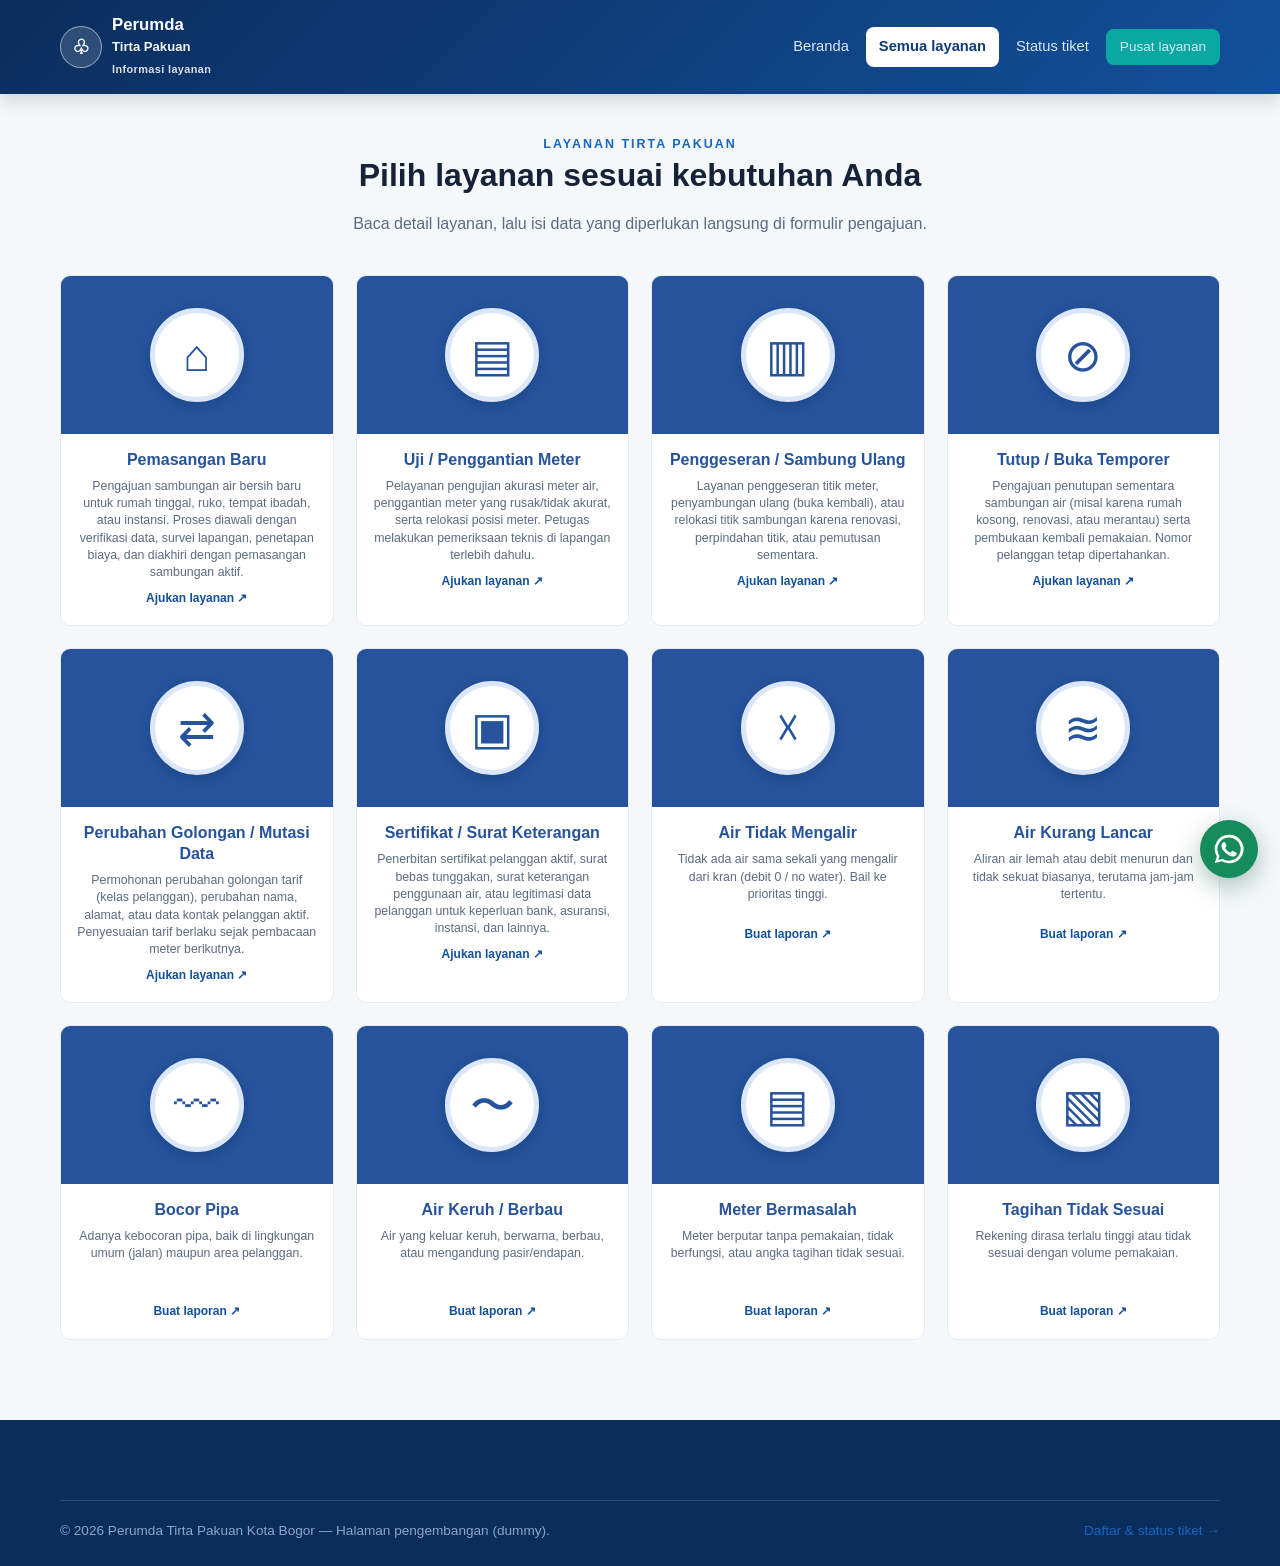
<file: layanan.html>
<!DOCTYPE html>
<html lang="id">
<head>
<meta charset="UTF-8">
<meta name="viewport" content="width=device-width, initial-scale=1">
<title>Layanan — Tirta Pakuan</title>
<link rel="stylesheet" href="css/style.css">
</head>
<body>
<header class="site-header"><div class="container nav-bar">
  <a class="brand" href="index.html"><span class="brand-logo">♧</span><span>Perumda <b>Tirta Pakuan</b><small>Informasi layanan</small></span></a>
  <button class="menu-toggle" aria-label="Buka navigasi" aria-expanded="false">☰</button>
  <nav class="nav-links" id="mainNav" aria-label="Navigasi utama"><a href="index.html">Beranda</a><a href="layanan.html" class="active">Semua layanan</a><a href="ticketing.html#daftar-tiket">Status tiket</a><a class="btn teal small" href="ticketing.html">Pusat layanan</a></nav>
</div></header>
<main class="service-detail-page"><div class="container">
  <div id="service-detail"></div>
</div></main>
<footer class="site-footer"><div class="container footer-bottom"><span>© 2026 Perumda Tirta Pakuan Kota Bogor — Halaman pengembangan (dummy).</span><a href="ticketing.html#daftar-tiket">Daftar &amp; status tiket →</a></div></footer>
<script src="js/main.js"></script>
<script>
(function () {
  const id = new URLSearchParams(location.search).get('id');
  const s = TP.SERVICE_CATALOG.find(item => item.id === id);
  const root = document.getElementById('service-detail');
  const category = item => item.formSchema ? 'jasa' : 'keluhan';
  const formUrl = item => `ticketing.html?type=${category(item)}&layanan=${item.id}#layanan-tiket`;
  if (!id) {
    root.innerHTML = `<div class="section-heading"><span class="eyebrow">LAYANAN TIRTA PAKUAN</span><h1>Pilih layanan sesuai kebutuhan Anda</h1><p>Baca detail layanan, lalu isi data yang diperlukan langsung di formulir pengajuan.</p></div>
      <div class="service-grid service-catalog">${TP.SERVICE_CATALOG.map(item => `<article class="service-card service-card--tile"><a class="service-tile-link" href="layanan.html?id=${item.id}"><span class="service-tile-art"><span class="service-tile-icon" aria-hidden="true">${item.icon || '♧'}</span></span><span class="service-tile-body"><strong>${item.nama}</strong><small>${item.deskripsi}</small></span></a><a class="service-card-detail" href="${formUrl(item)}">${category(item) === 'jasa' ? 'Ajukan layanan' : 'Buat laporan'} ↗</a></article>`).join('')}</div>`;
  } else if (!s) {
    document.title = 'Layanan tidak ditemukan — Tirta Pakuan';
    root.innerHTML = '<div class="detail-empty"><h1>Layanan tidak ditemukan</h1><p>Silakan pilih layanan dari daftar yang tersedia.</p><a class="btn" href="layanan.html">Lihat semua layanan</a></div>';
  } else {
    document.title = s.nama + ' — Tirta Pakuan';
    const fields = s.formSchema ? [...s.dataSchema, ...s.formSchema] : [{label:'Nama dan nomor WhatsApp'}, {label:'Alamat dan nomor pelanggan (jika ada)'}, {label:'Rincian keluhan'}];
    root.innerHTML = `<a class="service-back" href="layanan.html">← Kembali ke semua layanan</a><div class="detail-hero"><span class="eyebrow">${category(s) === 'jasa' ? 'LAYANAN JASA' : 'LAPOR KELUHAN'}</span><h1>${s.nama}</h1><p>${s.deskripsi}</p><div class="detail-hero-actions"><a class="btn teal" href="${formUrl(s)}">${category(s) === 'jasa' ? 'Ajukan layanan' : 'Buat laporan'} →</a><a class="btn ghost" href="ticketing.html#daftar-tiket">Lihat status tiket</a></div></div>
    <div class="detail-layout"><div class="detail-main">
      <section class="detail-section"><span class="detail-kicker">01 / ALUR PELAYANAN</span><h2>Bagaimana prosesnya?</h2><ol class="detail-process"><li><b>Isi formulir</b><span>Masukkan data pemohon dan detail kebutuhan secara online.</span></li><li><b>Verifikasi petugas</b><span>Petugas memeriksa data dan kondisi teknis sesuai layanan.</span></li><li><b>Konfirmasi tindak lanjut</b><span>Pantau status tiket untuk informasi survei, biaya, dan penyelesaian.</span></li></ol></section>
      <section class="detail-section"><span class="detail-kicker">02 / DATA FORMULIR</span><h2>Data yang diisi di sistem</h2><ul class="detail-checklist">${fields.map(f => `<li><span class="check-symbol">✓</span><span>${f.label}</span><small>${f.required === false ? 'Opsional' : 'Diisi di formulir'}</small></li>`).join('')}</ul></section>
      ${s.syarat ? `<section class="detail-section"><span class="detail-kicker">03 / KETENTUAN</span><h2>Yang perlu diketahui</h2><ul class="detail-terms">${s.syarat.map(x => `<li>${x.teks}</li>`).join('')}</ul></section>` : ''}
    </div><aside class="detail-side"><div class="detail-aside-card"><span class="detail-kicker">SEBELUM MENGAJUKAN</span><h3>Siapkan data Anda</h3><p>Formulir meminta identitas, nomor WhatsApp, alamat, dan rincian sesuai layanan yang dipilih.</p><div class="detail-fact"><b>Pengajuan melalui formulir</b><span>Isi data langsung di sistem untuk membuat tiket.</span></div><a class="btn teal" href="${formUrl(s)}">Mulai pengajuan →</a></div>${s.estimasi ? `<div class="detail-aside-note"><b>Perkiraan biaya</b><p>${s.estimasi}</p><small>Nominal akhir mengikuti pemeriksaan dan konfirmasi petugas.</small></div>` : ''}</aside></div>`;
  }
  document.querySelector('.menu-toggle').addEventListener('click', function () { const nav = document.getElementById('mainNav'); const open = nav.classList.toggle('open'); this.setAttribute('aria-expanded', String(open)); });
})();
</script>
</body>
</html>
</file>
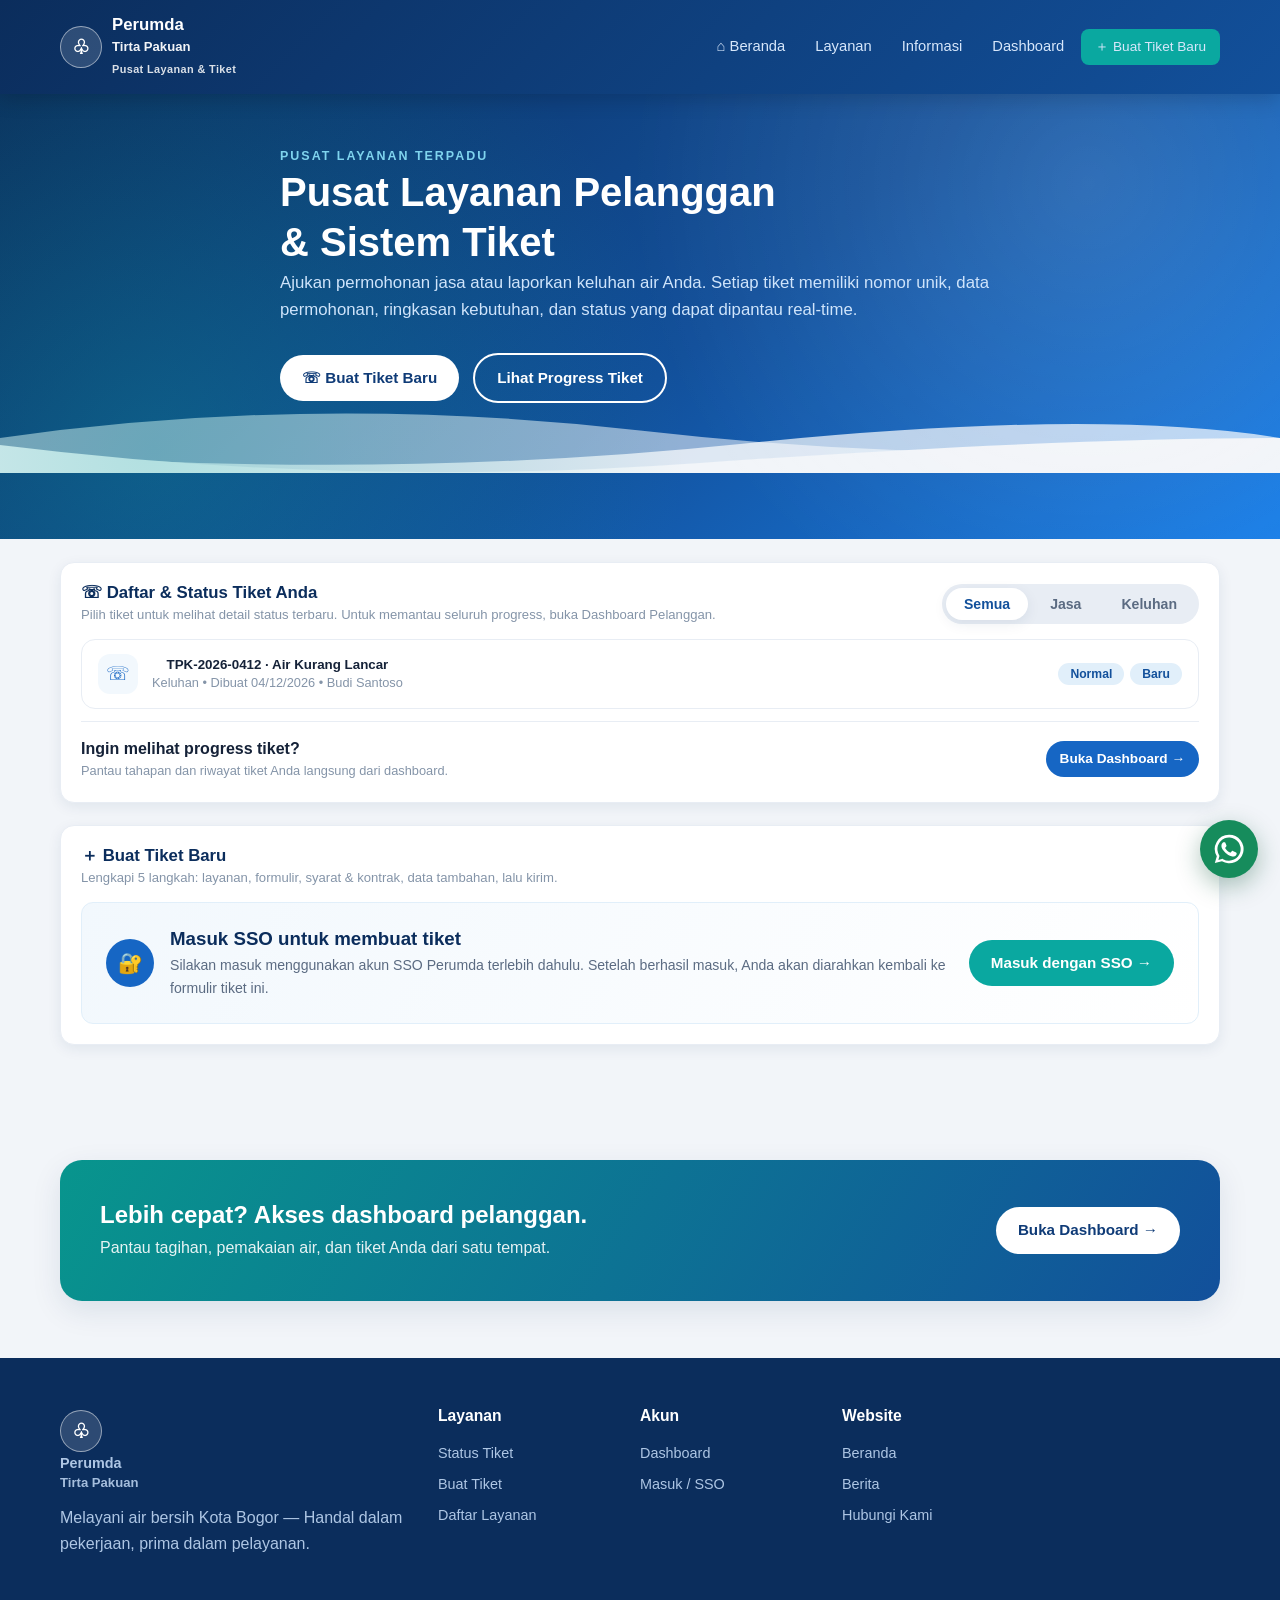
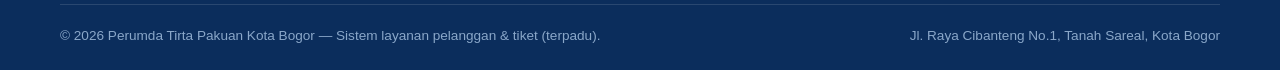
<file: ticketing.html>
<!DOCTYPE html>
<html lang="id">
<head>
<meta charset="UTF-8">
<meta name="viewport" content="width=device-width, initial-scale=1">
<title>Pusat Layanan &amp; Tiket — Perumda Tirta Pakuan</title>
<link rel="icon" href="data:image/svg+xml,<svg xmlns='http://www.w3.org/2000/svg' viewBox='0 0 100 100'><circle cx='50' cy='50' r='48' fill='%230f3b77'/><text x='50' y='68' font-size='52' text-anchor='middle' fill='%23fff'>☏</text></svg>">
<link rel="stylesheet" href="css/style.css">
</head>
<body>
<header class="site-header">
  <div class="container nav-bar">
    <a class="brand" href="index.html">
      <span class="brand-logo">♧</span>
      <span>Perumda <b>Tirta Pakuan</b><small>Pusat Layanan &amp; Tiket</small></span>
    </a>
    <button class="menu-toggle" aria-label="Buka navigasi" aria-expanded="false">☰</button>
    <nav class="nav-links" aria-label="Navigasi utama" id="mainNav">
      <a href="index.html">⌂ Beranda</a>
      <a href="layanan.html">Layanan</a>
      <a href="index.html#informasi">Informasi</a>
      <a href="dashboard.html">Dashboard</a>
      <a class="btn teal small" href="#layanan-tiket">＋ Buat Tiket Baru</a>
    </nav>
  </div>
</header>

<main>
  <section class="hero" style="padding:3rem 0 4.2rem">
    <div class="container hero-content">
      <span class="eyebrow" style="color:#7fd4ee">PUSAT LAYANAN TERPADU</span>
      <h1 style="font-size:clamp(1.7rem,3.6vw,2.5rem)">Pusat Layanan Pelanggan<br>&amp; Sistem Tiket</h1>
      <p>Ajukan permohonan jasa atau laporkan keluhan air Anda. Setiap tiket memiliki nomor unik, data permohonan, ringkasan kebutuhan, dan status yang dapat dipantau real-time.</p>
      <div class="hero-actions">
        <a class="btn white" href="#layanan-tiket">☏ Buat Tiket Baru</a>
        <a class="btn ghost" href="dashboard.html?view=tiket" style="border-color:#fff;color:#fff">Lihat Progress Tiket</a>
      </div>
    </div>
    <svg class="wave" viewBox="0 0 1920 140" preserveAspectRatio="none" aria-hidden="true">
      <path fill="#ffffff88" d="M0 70 Q470 -20 960 55 T1920 75 V140 H0Z"></path>
      <path fill="#ffffffb3" d="M0 100 Q580 155 1110 82 T1920 70 V140 H0Z"></path>
      <path fill="#f2f5f9" d="M0 84 Q520 170 1050 120 T1920 70 V140 H0Z"></path>
    </svg>
  </section>

  <section id="daftar-tiket" style="padding-top:1.4rem">
    <div class="container">
      <div class="card" style="margin-bottom:22px">
        <div class="card-header">
          <div>
            <h3>☏ Daftar &amp; Status Tiket Anda</h3>
          <div class="sub">Pilih tiket untuk melihat detail status terbaru. Untuk memantau seluruh progress, buka Dashboard Pelanggan.</div>
          </div>
          <div class="seg" id="filterSeg">
            <button data-filter="semua" class="active">Semua</button>
            <button data-filter="jasa">Jasa</button>
            <button data-filter="keluhan">Keluhan</button>
          </div>
        </div>
        <div id="ticket-list"></div>
        <div class="ticket-dashboard-cta">
          <div><b>Ingin melihat progress tiket?</b><span>Pantau tahapan dan riwayat tiket Anda langsung dari dashboard.</span></div>
          <a class="btn small" href="dashboard.html?view=tiket">Buka Dashboard →</a>
        </div>
      </div>

      <div class="card" id="layanan-tiket">
        <div class="card-header">
          <div>
            <h3>＋ Buat Tiket Baru</h3>
            <div class="sub">Lengkapi 5 langkah: layanan, formulir, syarat &amp; kontrak, data tambahan, lalu kirim.</div>
          </div>
        </div>

        <div class="login-ticket-gate hidden" id="login-ticket-gate">
          <span class="gate-icon">🔐</span>
          <div><h3>Masuk SSO untuk membuat tiket</h3><p>Silakan masuk menggunakan akun SSO Perumda terlebih dahulu. Setelah berhasil masuk, Anda akan diarahkan kembali ke formulir tiket ini.</p></div>
          <a class="btn teal" id="sso-ticket-link" href="dashboard.html?next=ticketing.html%23layanan-tiket">Masuk dengan SSO →</a>
        </div>

        <div id="ticket-form-area">
        <div class="stepper" id="stepper">
          <div class="step active" data-step="1"><span class="n">1</span>Layanan<b>Jasa / Keluhan</b></div>
          <div class="step" data-step="2"><span class="n">2</span>Form<b>Detail permintaan</b></div>
          <div class="step" data-step="3"><span class="n">3</span>Syarat<b>Syarat &amp; kontrak</b></div>
          <div class="step" data-step="4"><span class="n">4</span>Data<b>Data tambahan</b></div>
          <div class="step" data-step="5"><span class="n">5</span>Kirim<b>Konfirmasi</b></div>
        </div>

        <div class="seg" id="typeSeg" style="margin-bottom:18px">
          <button type="button" data-type="jasa" class="active">Layanan Jasa</button>
          <button type="button" data-type="keluhan">Lapor Keluhan</button>
        </div>

        <form id="ticket-form" novalidate>
          <!-- ======== LANGKAH 1 : JENIS & LAYANAN ======== -->
          <div class="step-pane" data-pane="1">
            <div class="field">
              <label>Apa yang Anda butuhkan? <small id="type-hint">— pilih jenis jasa</small></label>
              <select class="select" id="f-layanan" required></select>
            </div>
            <div class="alert alert--info hidden" id="layanan-desc"></div>
            <div id="layanan-detail-row">
              <button type="button" class="btn ghost small hidden" id="btnSvcDetail">⇲ Lihat Detail Layanan (Syarat, Kontrak, Jenis Pelanggan, Estimasi)</button>
            </div>
            <div class="form-grid-2" id="contact-grid">
              <div class="field">
                <label>Nama Lengkap</label>
                <input class="input" id="f-nama" required placeholder="Nama lengkap pemohon">
              </div>
              <div class="field">
                <label>No. WhatsApp</label>
                <input class="input" id="f-nohp" required placeholder="08xx xxxx xxxx">
              </div>
              <div class="field">
                <label>Alamat</label>
                <input class="input" id="f-alamat" required placeholder="Alamat lengkap">
              </div>
              <div class="field">
                <label>Zona / Wilayah</label>
                <select class="select" id="f-zona">
                  <option>Zona 1 – Tanah Sareal</option>
                  <option>Zona 2 – Bogor Timur</option>
                  <option selected>Zona 3 – Baranangsiang</option>
                  <option>Zona 4 – Bogor Utara</option>
                  <option>Luar Kota Bogor</option>
                </select>
              </div>
              <div class="field">
                <label>No. Pelanggan</label>
                <input class="input" id="f-nopel" placeholder="Contoh: 3124508221 (opsional)">
              </div>
            </div>
            <div style="display:flex;gap:10px;justify-content:flex-end">
              <button type="button" class="btn" id="toStep2">Lanjut: Detail Permintaan →</button>
            </div>
          </div>

          <!-- ======== LANGKAH 2 : FORM LAYANAN / KELUHAN ======== -->
          <div class="step-pane hidden" data-pane="2">
            <div id="svc-form"></div>
            <div class="field hidden" id="complaint-image-wrap">
              <label for="f-keluhan-images">Foto problem <small>(opsional, maksimal 3 foto)</small></label>
              <input class="input" id="f-keluhan-images" type="file" accept="image/jpeg,image/png,image/webp" multiple>
              <small>Format JPG, PNG, atau WEBP. Maksimal 2 MB per foto.</small>
              <div id="complaint-image-preview" class="image-preview-grid" aria-live="polite"></div>
            </div>
            <div class="field" id="f-catatan-wrap">
              <label for="f-catatan">Catatan tambahan (opsional)</label>
              <input class="input" id="f-catatan" placeholder="Mis. estimasi biaya, jadwal yang diinginkan, atau keterangan lain...">
            </div>
            <div class="field">
              <label>Prioritas</label>
              <select class="select" id="f-prioritas">
                <option>Rendah</option>
                <option selected>Normal</option>
                <option>Tinggi</option>
                <option>Sangat Tinggi</option>
              </select>
              <small>Prioritas tinggi untuk hal mendesak seperti tidak ada air sama sekali atau kebocoran besar.</small>
            </div>
            <div style="display:flex;gap:10px;justify-content:space-between">
              <button type="button" class="btn ghost" id="backStep1">← Kembali</button>
              <button type="button" class="btn" id="toStep3">Lanjut: Syarat &amp; Kontrak →</button>
            </div>
          </div>

          <!-- ======== LANGKAH 3 : SYARAT, KONTRAK, JENIS PELANGGAN ======== -->
          <div class="step-pane hidden" data-pane="3">
            <div id="syarat-area"></div>
            <div style="display:flex;gap:10px;justify-content:space-between">
              <button type="button" class="btn ghost" id="backStep2">← Kembali</button>
              <button type="button" class="btn" id="toStep4">Lanjut: Data Tambahan &amp; Ringkasan →</button>
            </div>
          </div>

          <!-- ======== LANGKAH 4 : DATA TAMBAHAN & RINGKASAN ======== -->
          <div class="step-pane hidden" data-pane="4">
            <div class="card tcard">
              <div class="card-header"><h3>▧ Ringkasan Kebutuhan</h3></div>
              <div class="sum-body" id="ringkasan-box"></div>
            </div>
            <div class="card tcard">
              <div class="card-header"><div><h3>▦ Data Tambahan</h3><div class="sub">Isi data yang diperlukan sesuai layanan. Pada versi pengembangan ini, data tiket tersimpan di browser yang digunakan.</div></div></div>
              <div class="form-grid-2" id="data-layanan-box"></div>
            </div>
            <div style="display:flex;gap:10px;justify-content:space-between">
              <button type="button" class="btn ghost" id="backStep3">← Kembali</button>
              <button type="button" class="btn" id="toStep5">Lanjut: Konfirmasi →</button>
            </div>
          </div>

          <!-- ======== LANGKAH 5 : KONFIRMASI & KIRIM ======== -->
          <div class="step-pane hidden" data-pane="5">
            <div class="alert alert--info" id="confirm-summary"></div>
            <div class="field" id="finish-check-wrap">
              <label><input type="checkbox" id="f-syarat" required> Saya menyatakan data yang diisi adalah benar, menyetujui seluruh syarat &amp; kontrak, dan mengizinkan data permohonan diproses oleh petugas.</label>
            </div>
            <div style="display:flex;gap:10px;justify-content:space-between;align-items:center">
              <button type="button" class="btn ghost" id="backStep4">← Kembali</button>
              <button type="submit" class="btn teal" id="submitBtn">✓ Kirim Tiket</button>
            </div>
          </div>
        </form>
        </div>
      </div>
    </div>
  </section>

  <section>
    <div class="container">
      <div class="cta-banner">
        <div>
          <h2>Lebih cepat? Akses dashboard pelanggan.</h2>
          <p>Pantau tagihan, pemakaian air, dan tiket Anda dari satu tempat.</p>
        </div>
        <a class="btn white" href="dashboard.html">Buka Dashboard →</a>
      </div>
    </div>
  </section>
</main>

<footer class="site-footer">
  <div class="container">
    <div class="footer-grid">
      <div>
        <a class="brand" href="index.html"><span class="brand-logo">♧</span> <span>Perumda <b>Tirta Pakuan</b></span></a>
        <p style="margin-top:10px">Melayani air bersih Kota Bogor — Handal dalam pekerjaan, prima dalam pelayanan.</p>
      </div>
      <div><h3>Layanan</h3><a href="#daftar-tiket">Status Tiket</a><a href="#layanan-tiket">Buat Tiket</a><a href="layanan.html">Daftar Layanan</a></div>
      <div><h3>Akun</h3><a href="dashboard.html">Dashboard</a><a href="dashboard.html#sso">Masuk / SSO</a></div>
      <div><h3>Website</h3><a href="index.html">Beranda</a><a href="index.html#berita">Berita</a><a href="index.html#kontak">Hubungi Kami</a></div>
    </div>
    <div class="footer-bottom">
      <span>© 2026 Perumda Tirta Pakuan Kota Bogor — Sistem layanan pelanggan &amp; tiket (terpadu).</span>
      <span>Jl. Raya Cibanteng No.1, Tanah Sareal, Kota Bogor</span>
    </div>
  </div>
</footer>

<div id="toast-wrap"></div>

<script src="js/main.js"></script>
<script>
  (function () {
    const TP = window.TP;
    TP.ensureSpace();

    let filter = "semua";
    let type = "jasa";
    let step = 1;
    let complaintImages = [];

    let selJenis = null;        // id jenis pelanggan
    let syaratChecked = [];     // id poin syarat
    let kontrakChecked = [];    // id poin kontrak
    const el = (id) => document.getElementById(id);

    /* ======== KATALOG OPTIONS ======== */
    function renderLayananOptions() {
      const opts = type === "jasa" ? TP.JASA_OPTIONS : TP.KELUHAN_OPTIONS;
      const sel = el("f-layanan");
      sel.innerHTML = "";
      opts.forEach((o) => {
        const opt = document.createElement("option");
        opt.value = o.id;
        opt.textContent = o.nama;
        sel.appendChild(opt);
      });
      syncDesc();
    }
    function syncDesc() {
      const s = TP.svc(el("f-layanan").value);
      el("layanan-desc").textContent = s ? s.deskripsi : "";
      el("layanan-desc").classList.toggle("hidden", !s);
      el("type-hint").textContent = type === "jasa" ? "— pilih jenis jasa" : "— pilih jenis keluhan";
      el("btnSvcDetail").classList.toggle("hidden", !s);
    }
    function currentSvc() {
      return TP.svc(el("f-layanan").value);
    }

    /* ======== FORMULIR DINAMIS ======== */
    function fieldHtml(f) {
      const req = f.required ? " required" : "";
      const pattern = f.pattern ? ` pattern="${f.pattern}"` : "";
      const hint = f.hint ? `<span class="fhint">${f.hint}</span>` : "";
      let input = "";
      if (f.type === "textarea") {
        input = `<textarea class="textarea" data-key="${f.key}"${req}${pattern} placeholder="${f.placeholder || ""}"></textarea>`;
      } else if (f.type === "select") {
        input = `<select class="select" data-key="${f.key}"${req}>` +
          "<option value=''>— Pilih —</option>" +
          (f.options || []).map((o) => `<option>${o}</option>`).join("") +
          "</select>";
      } else if (f.type === "date") {
        input = `<input class="input" type="date" data-key="${f.key}"${req}${pattern}>`;
      } else {
        input = `<input class="input" type="${f.type === "number" ? "number" : "text"}" data-key="${f.key}"${req}${pattern} placeholder="${f.placeholder || ""}">`;
      }
      return `<div class="field"><label>${f.label}${f.required ? " *" : ""}</label>${input}${hint}</div>`;
    }
    function renderServiceForm() {
      const s = currentSvc();
      const wrap = el("svc-form");
      if (type === "jasa") {
        wrap.innerHTML = (s.formSchema || []).map(fieldHtml).join("");
      } else {
        wrap.innerHTML = fieldHtml({ key: "keluhan", label: "Detail keluhan *", type: "textarea", required: true, placeholder: "Jelaskan apa yang terjadi, sejak kapan, dan kondisi terkini..." });
      }
      el("complaint-image-wrap").classList.toggle("hidden", type !== "keluhan");
    }

    function renderComplaintPreviews() {
      const preview = el("complaint-image-preview");
      preview.innerHTML = complaintImages.map((image, index) =>
        '<figure class="image-preview"><img src="' + image.dataUrl + '" alt="Preview foto problem ' + (index + 1) + '"><button type="button" data-remove-image="' + index + '" aria-label="Hapus foto">×</button><figcaption>' + escapeHtml(image.name) + '</figcaption></figure>'
      ).join("");
      preview.querySelectorAll("[data-remove-image]").forEach((button) => button.addEventListener("click", () => {
        complaintImages.splice(Number(button.dataset.removeImage), 1);
        renderComplaintPreviews();
      }));
    }

    function loadComplaintImages(files) {
      const selected = Array.from(files || []);
      if (!selected.length) return;
      const remaining = 3 - complaintImages.length;
      if (remaining <= 0) { TP.toast("Maksimal 3 foto problem dapat dilampirkan.", "error"); return; }
      selected.slice(0, remaining).forEach((file) => {
        if (!/^image\/(jpeg|png|webp)$/.test(file.type) || file.size > 2 * 1024 * 1024) {
          TP.toast(file.name + " tidak dapat ditambahkan. Gunakan JPG/PNG/WEBP maksimal 2 MB.", "error");
          return;
        }
        const reader = new FileReader();
        reader.onload = () => { complaintImages.push({ name: file.name, dataUrl: reader.result }); renderComplaintPreviews(); };
        reader.readAsDataURL(file);
      });
      if (selected.length > remaining) TP.toast("Hanya " + remaining + " foto pertama yang ditambahkan.", "error");
    }
    function collectFormData() {
      const data = {};
      el("svc-form").querySelectorAll("[data-key]").forEach((inp) => {
        if (inp.value && inp.value.trim()) data[inp.dataset.key] = inp.value.trim();
      });
      return data;
    }

    /* ======== SYARAT / KONTRAK / JENIS PELANGGAN ======== */
    function renderSyarat() {
      const s = currentSvc();
      const area = el("syarat-area");
      if (type === "keluhan") {
        area.innerHTML = '<div class="ck-note">Keluhan diproses langsung oleh petugas tanpa syarat, kontrak, atau jenis pelanggan tambahan. Anda tinggal melanjutkan ke tahap data tambahan &amp; ringkasan.</div>';
        return;
      }
      const jpIds = s.jenisPelanggan || [];
      const syaratList = s.syarat || [];

      const jpCards = jpIds.map((jid) => {
        const j = TP.jpById(jid);
        if (!j) return "";
        const active = selJenis === jid ? " active" : "";
        return `<button type="button" class="jp-opt${active}" data-jp="${jid}">
          <b>${j.nama} <span class="chip blue">${j.id}</span></b>
          <small>${j.golongan} · ${j.blok}</small>
        </button>`;
      }).join("");

      const syaratItems = `<li class="agreement-check"><input type="checkbox" value="semua-syarat" ${syaratChecked.includes("semua-syarat") ? "checked" : ""}> <span><b>Saya telah membaca dan menyetujui seluruh syarat &amp; ketentuan layanan ini.</b><small>Rincian persyaratan tetap dapat dilihat melalui tautan di atas.</small></span></li>`;
      const kontrakItems = `<li class="agreement-check"><input type="checkbox" value="semua-kontrak" ${kontrakChecked.includes("semua-kontrak") ? "checked" : ""}> <span><b>Saya menyetujui hak dan kewajiban pelanggan yang berlaku.</b><small>Centang ini mewakili seluruh poin kontrak pelanggan.</small></span></li>`;

      area.innerHTML =
        '<div class="ck-head"><h4>Jenis Pelanggan</h4><a href="#" onclick="event.preventDefault();TP.openServiceModal(\'' + s.id + '\')">Lihat rincian →</a></div>' +
        '<div class="jp-select">' + jpCards + "</div>" +
        '<div class="ck-head"><h4>Syarat &amp; Ketentuan</h4><a href="#" onclick="event.preventDefault();TP.openServiceModal(\'' + s.id + '\')">Lihat rincian →</a></div>' +
        '<ul class="check-list">' + syaratItems + "</ul>" +
        '<div class="ck-head"><h4>Kontrak Pelanggan (Hak &amp; Kewajiban)</h4><a href="#" onclick="event.preventDefault();TP.openServiceModal(\'' + s.id + '\')">Lihat rincian →</a></div>' +
        '<ul class="check-list">' + kontrakItems + "</ul>";

      area.querySelectorAll(".jp-opt").forEach((b) => {
        b.addEventListener("click", () => {
          selJenis = b.dataset.jp;
          area.querySelectorAll(".jp-opt").forEach((x) => x.classList.toggle("active", x === b));
        });
      });
      area.querySelectorAll(".check-list input").forEach((cb) => {
        cb.addEventListener("change", () => {
          const isKontrak = cb.value === "semua-kontrak";
          const list = isKontrak ? kontrakChecked : syaratChecked;
          if (cb.checked) { if (list.indexOf(cb.value) < 0) list.push(cb.value); }
          else { const i = list.indexOf(cb.value); if (i >= 0) list.splice(i, 1); }
        });
      });
    }

    /* ======== DATA TAMBAHAN ======== */
    function renderDataLayanan() {
      const s = currentSvc();
      if (el("data-layanan-box").dataset.service === `${type}:${s.id}`) return;
      el("data-layanan-box").dataset.service = `${type}:${s.id}`;
      el("data-layanan-box").innerHTML = type === "jasa" ? (s.dataSchema || []).map(fieldHtml).join("") :
        '<div class="ck-note">Data keluhan telah diisi pada formulir sebelumnya.</div>';
    }
    function collectDataLayanan() {
      const data = {};
      el("data-layanan-box").querySelectorAll("[data-key]").forEach((inp) => {
        if (inp.value.trim()) data[inp.dataset.key] = inp.value.trim();
      });
      return data;
    }

    /* ======== RINGKASAN KEBUTUHAN ======== */
    function formatFieldVal(jasa, key, val) {
      const f = (jasa.formSchema || []).find((x) => x.key === key);
      if (f && f.type === "select") {
        const opt = (f.options || []).find((o) => o === val);
        if (opt) return opt;
      }
      return val;
    }
    function renderRingkasan() {
      const box = el("ringkasan-box");
      const s = currentSvc();
      if (type === "keluhan") {
        const det = (el("svc-form").querySelector("[data-key='keluhan']") || {}).value || "";
        box.innerHTML = "Keluhan: <b>" + s.nama + "</b> — " + escapeHtml(det) + "<br>Prioritas: <b>" + el("f-prioritas").value + "</b>" + (complaintImages.length ? "<br>Lampiran foto: <b>" + complaintImages.length + " foto</b>" : "");
        return;
      }
      const fdata = collectFormData();
      const lines = [];
      lines.push(s.ringkasanIntro || s.deskripsi);
      const used = (s.formSchema || []).filter((f) => fdata[f.key]);
      if (used.length) {
        lines.push("<ul class='sum-list'>" + used.map((f) => "<li><b>" + f.label + ":</b> " + escapeHtml(formatFieldVal(s, f.key, fdata[f.key])) + "</li>").join("") + "</ul>");
      }
      if (selJenis) {
        const j = TP.jpById(selJenis);
        lines.push("<div><b>Jenis Pelanggan:</b> " + (j ? j.nama + " (" + j.id + ")" : selJenis) + "</div>");
      }

      lines.push("<div class='muted'><b>Estimasi biaya indikatif:</b> " + s.estimasi + "</div>");
      box.innerHTML = lines.join("<br>");
    }
    function escapeHtml(s) {
      return String(s || "").replace(/[&<>"']/g, (c) => ({ "&": "&amp;", "<": "&lt;", ">": "&gt;", '"': "&quot;", "'": "&#39;" }[c]));
    }

    /* ======== KONFIRMASI ======== */
    function renderSummary() {
      const s = currentSvc();
      const chips = ['<span class="chip blue">' + (type === "jasa" ? "Jasa" : "Keluhan") + "</span>",
        '<span class="chip amber">Prioritas: ' + el("f-prioritas").value + "</span>"];
      const body =
        '<div style="display:flex;gap:8px;flex-wrap:wrap;margin-bottom:6px">' + chips.join("") + "</div>" +
        "<b>" + s.nama + "</b><br>" +
        "<div class='small muted' style='margin-top:4px'>" + el("f-nama").value + " • " + el("f-nohp").value + " • " + el("f-zona").value + " • No. Pel: " + (el("f-nopel").value || "—") + "</div>" +
        (selJenis && type === "jasa" ? "<div class='small muted'>Jenis pelanggan: " + (TP.jpById(selJenis) ? TP.jpById(selJenis).nama + " (" + selJenis + ")" : selJenis) + "</div>" : "") +
        "<hr style='border:none;border-top:1px solid var(--gray-200);margin:10px 0'>" +
        "<div class='small'><b>Ringkasan:</b></div>" +
        "<div class='small muted'>" + (el("ringkasan-box").textContent || "").slice(0, 220) + "…</div>" +
        "<hr style='border:none;border-top:1px solid var(--gray-200);margin:10px 0'>" +
        "<div class='small'>Data tambahan diisi: <b>" + Object.keys(collectDataLayanan()).length + "</b> · Syarat disetujui: <b>" + syaratChecked.length + "</b> · Kontrak disetujui: <b>" + kontrakChecked.length + "</b></div>";
      el("confirm-summary").innerHTML = body;
    }

    /* ======== NAVIGASI & VALIDASI ======== */
    function setStepVis(n) {
      step = n;
      document.querySelectorAll(".step-pane").forEach((p) => p.classList.toggle("hidden", Number(p.dataset.pane) !== n));
      document.querySelectorAll("#stepper .step").forEach((s) => {
        const i = Number(s.dataset.step);
        s.classList.toggle("active", i === n);
        s.classList.toggle("done", i < n);
      });
    }
    function formOkForCurrent() {
      let ok = true;
      const fields = Array.from(el("ticket-form").querySelectorAll("[data-key], [required]"));
      fields.forEach((inp) => {
        const pane = inp.closest(".step-pane");
        if (pane && pane.classList.contains("hidden")) return;
        if (!inp.checkValidity()) {
          ok = false;
          if (inp.reportValidity) inp.reportValidity();
          if (inp.focus) inp.focus();
          return false;
        }
      });
      return ok;
    }
    function formOkAll() {
      let ok = true;
      Array.from(el("ticket-form").querySelectorAll("[data-key], [required]")).forEach((inp) => {
        if (inp.checkValidity && !inp.checkValidity()) ok = false;
      });
      return ok;
    }
    function validateLeave(n) {
      if (n === 1) {
        return formOkForCurrent();
      }
      if (n === 2) {
        return formOkForCurrent();
      }
      if (n === 3) {
        if (type === "jasa") {
          if (!selJenis) { TP.toast("Silakan pilih jenis pelanggan terlebih dahulu.", "error"); return false; }
          if (!syaratChecked.includes("semua-syarat")) { TP.toast("Setujui syarat dan ketentuan untuk melanjutkan.", "error"); return false; }
          if (!kontrakChecked.includes("semua-kontrak")) { TP.toast("Setujui hak dan kewajiban pelanggan untuk melanjutkan.", "error"); return false; }
        }
        return true;
      }
      if (n === 4) {
        return true;
      }
      return true;
    }

    function go2(n) {
      setStepVis(n);
    }

    /* ======== SUBMIT ======== */
    function submitTicket() {
      if (!isLoggedIn()) { showLoginGate(); return; }
      const s = currentSvc();
      setStepVis(step);
      if (!formOkAll()) {
        if (el("ticket-form").reportValidity) el("ticket-form").reportValidity();
        TP.toast("Lengkapi seluruh kolom wajib pada formulir layanan.", "error");
        return;
      }

      const fdata = collectFormData();
      const db = TP.DB.get();
      const id = TP.uid("TPK-2026");
      const ringkasan = (el("ringkasan-box").textContent || "").trim();
      const ticket = {
        id,
        type,
        idLayanan: el("f-layanan").value,
        nmLayanan: s.nama,
        nama: el("f-nama").value.trim(),
        noHP: el("f-nohp").value.trim(),
        alamat: el("f-alamat").value.trim(),
        zona: el("f-zona").value,
        noPelanggan: el("f-nopel").value.trim() || "—",
        jasa: type === "jasa" ? "" : "",
        keluhan: type === "keluhan" ? (fdata.keluhan || el("f-prioritas").value) : "",
        catatan: el("f-catatan").value.trim(),
        prioritas: el("f-prioritas").value,
        jenisPelanggan: selJenis || "—",
        formData: { ...fdata, ...collectDataLayanan() },
        syaratCheck: { jenisPelanggan: selJenis, syarat: syaratChecked.slice(), kontrak: kontrakChecked.slice() },
        dokumen: [],
        images: type === "keluhan" ? complaintImages.slice() : [],
        ringkasan: ringkasan.trim(),
        biaya: { nominal: null, catatan: "—" },
        status: "Baru",
        created: TP.todays(),
        timeline: [{ date: TP.todays(), text: "Tiket dibuat oleh pelanggan" }],
        reaction: null
      };
      db.tickets.unshift(ticket);
      TP.DB.set(db);

      el("ticket-form").reset();
      selJenis = null; syaratChecked = []; kontrakChecked = []; complaintImages = [];
      renderComplaintPreviews();
      setStepVis(1);
      el("data-layanan-box").dataset.service = "";
      el("data-layanan-box").innerHTML = "";
      renderTickets();
      TP.toast("Tiket " + id + " berhasil dibuat!", "success");
      TP.openTicketModal(id);
      el("f-layanan").dispatchEvent(new Event("change"));
    }

    /* ======== DAFTAR TIKET ======== */
    function dayNum(dstr) {
      const p = dstr.split("/");
      return new Date(Number(p[2]), Number(p[1]) - 1, Number(p[0])).getTime();
    }
    function renderTickets() {
      const db = TP.DB.get();
      const list = db.tickets.filter((t) => filter === "semua" || t.type === filter);
      list.sort((a, b) => dayNum(b.created) - dayNum(a.created));
      const wrap = el("ticket-list");
      if (!list.length) {
        wrap.innerHTML = '<p class="muted text-center" style="padding:24px 0">Belum ada tiket. Buat tiket pertama Anda di atas ↑</p>';
        return;
      }
      wrap.innerHTML = list.map((t) => {
        const isJasa = t.type === "jasa";
        const sym = isJasa ? "▤" : "☏";
        const chip = TP.STATUS_META[t.status] || { chip: "gray" };
        const pri = TP.PRIORITY_META[t.prioritas] || { chip: "gray" };
        return '<div class="ticket-list-item"><button class="ticket-row" data-id="' + t.id + '" onclick="selectTicket(\'' + t.id + '\')">' +
          '<span class="t-symbol">' + sym + "</span>" +
          '<div class="t-info"><div><span class="t-title">' + t.id + " · " + t.nmLayanan + "</span>" +
          "<div class='t-meta'>" + (isJasa ? "Layanan jasa" : "Keluhan") + " • Dibuat " + t.created + " • " + t.nama + "</div></div></div>" +
          '<div style="display:flex;gap:6px;flex-wrap:wrap"><span class="chip ' + pri.chip + '">' + t.prioritas + '</span><span class="chip ' + chip.chip + '">' + t.status + "</span></div></button>" +
          '</div>';
      }).join("");
    }

    function isLoggedIn() {
      try { return Boolean(JSON.parse(localStorage.getItem("tirtapakuan_session") || "null")?.name); } catch (e) { return false; }
    }
    function showLoginGate() {
      el("login-ticket-gate").classList.remove("hidden");
      el("ticket-form-area").classList.add("hidden");
    }
    function applySessionToForm() {
      try {
        const session = JSON.parse(localStorage.getItem("tirtapakuan_session") || "null");
        if (!session) return;
        el("f-nama").value = session.name || "";
        el("f-nohp").value = session.noHP || "";
        el("f-nopel").value = session.noPelanggan || "";
      } catch (e) {}
    }

    /* ======== EVENT BINDINGS ======== */
    el("f-layanan").addEventListener("change", () => {
      syncDesc();
      selJenis = null; syaratChecked = []; kontrakChecked = [];
      el("data-layanan-box").dataset.service = "";
      if (type === "jasa") renderServiceForm();
    });
    document.querySelectorAll("#typeSeg button").forEach((b) => {
      b.addEventListener("click", () => {
        type = b.dataset.type;
        document.querySelectorAll("#typeSeg button").forEach((x) => x.classList.toggle("active", x === b));
        renderLayananOptions();
        selJenis = null; syaratChecked = []; kontrakChecked = [];
        el("data-layanan-box").dataset.service = "";
        renderServiceForm();
      });
    });
    document.querySelectorAll("#filterSeg button").forEach((b) => {
      b.addEventListener("click", () => {
        filter = b.dataset.filter;
        document.querySelectorAll("#filterSeg button").forEach((x) => x.classList.toggle("active", x === b));
        renderTickets();
      });
    });
    el("btnSvcDetail").addEventListener("click", () => TP.openServiceModal(el("f-layanan").value));
    el("f-keluhan-images").addEventListener("change", (e) => { loadComplaintImages(e.target.files); e.target.value = ""; });

    el("toStep2").addEventListener("click", () => {
      if (validateLeave(1)) { renderServiceForm(); go2(2); }
    });
    el("toStep3").addEventListener("click", () => {
      if (validateLeave(2)) { renderSyarat(); go2(3); }
    });
    el("toStep4").addEventListener("click", () => {
      if (validateLeave(3)) { renderDataLayanan(); renderRingkasan(); go2(4); }
    });
    el("toStep5").addEventListener("click", () => {
      if (!formOkForCurrent()) return;
      if (type === "jasa" && !selJenis) { TP.toast("Jenis pelanggan belum dipilih.", "error"); return; }
      renderSummary();
      go2(5);
    });
    el("backStep1").addEventListener("click", () => go2(1));
    el("backStep2").addEventListener("click", () => go2(2));
    el("backStep3").addEventListener("click", () => go2(3));
    el("backStep4").addEventListener("click", () => go2(4));
    el("ticket-form").addEventListener("submit", (e) => { e.preventDefault(); submitTicket(); });

    /* ======== INIT ======== */
    const params = new URLSearchParams(location.search);
    if (params.get("type") === "keluhan") {
      type = "keluhan";
      document.querySelectorAll("#typeSeg button").forEach((x) => x.classList.toggle("active", x.dataset.type === "keluhan"));
    } else if (params.get("type") === "jasa" && params.get("layanan")) {
      type = "jasa";
    }
    renderLayananOptions();
    if (params.get("layanan") && TP.svc(params.get("layanan"))) {
      const selected = TP.svc(params.get("layanan"));
      if ((type === "jasa" && selected.formSchema) || (type === "keluhan" && !selected.formSchema)) {
        el("f-layanan").value = selected.id;
        syncDesc();
      }
    }
    renderServiceForm();
    renderTickets();
    go2(1);
    if (!isLoggedIn()) showLoginGate(); else applySessionToForm();

    document.querySelectorAll(".menu-toggle").forEach((btn) => btn.addEventListener("click", () => el("mainNav").classList.toggle("open")));
  })();
</script>
</body>
</html>
</file>
<file: css/style.css>
:root {
  --blue-900: #0b2d5c;
  --blue-800: #0f3b77;
  --blue-700: #12509b;
  --blue-600: #1666c4;
  --blue-500: #1a7fe8;
  --blue-100: #e1effa;
  --blue-50: #f2f8fd;
  --teal-500: #0aa8a0;
  --teal-600: #08958d;
  --amber: #f5a623;
  --amber-bg: #fff7e6;
  --danger: #e5403c;
  --danger-bg: #fdeeec;
  --green: #2e9d5b;
  --green-bg: #eaf8f0;
  --gray-900: #152238;
  --gray-700: #3d4b62;
  --gray-600: #5b6b82;
  --gray-500: #8494a8;
  --gray-300: #d9e0ea;
  --gray-200: #e8edf4;
  --gray-100: #f2f5f9;
  --white: #ffffff;
  --radius: 14px;
  --radius-sm: 9px;
  --shadow: 0 10px 30px rgba(11, 45, 92, 0.10);
  --shadow-sm: 0 4px 14px rgba(11, 45, 92, 0.08);
}

* { box-sizing: border-box; }

html { scroll-behavior: smooth; }

body {
  margin: 0;
  font-family: "Segoe UI", -apple-system, BlinkMacSystemFont, Roboto, Helvetica, Arial, sans-serif;
  color: var(--gray-900);
  background: var(--gray-100);
  line-height: 1.6;
}

a { color: var(--blue-600); text-decoration: none; }
a:hover { text-decoration: none; }

img { max-width: 100%; }

.container { width: min(1160px, 92%); margin: 0 auto; }

h1, h2, h3, h4 { line-height: 1.25; margin: 0 0 0.5em; }

button { font-family: inherit; }

/* ---------- Buttons ---------- */
.btn {
  display: inline-flex;
  align-items: center;
  justify-content: center;
  gap: 8px;
  padding: 11px 22px;
  border-radius: 999px;
  border: none;
  cursor: pointer;
  font-weight: 600;
  font-size: 0.95rem;
  transition: 0.2s;
  background: var(--blue-600);
  color: #fff;
  text-decoration: none;
}
.btn:hover { background: var(--blue-700); color: #fff; transform: translateY(-1px); }
.btn.ghost { background: transparent; color: var(--blue-600); border: 2px solid var(--blue-600); }
.btn.ghost:hover { background: var(--blue-50); }
.btn.white { background: #fff; color: var(--blue-800); }
.btn.white:hover { background: var(--blue-100); }
.btn.teal { background: var(--teal-500); }
.btn.teal:hover { background: var(--teal-600); }
.btn.danger { background: var(--danger); }
.btn.danger:hover { background: #c83430; }
.btn.small { padding: 7px 14px; font-size: 0.85rem; }
.btn.block { width: 100%; }
.btn[disabled] { opacity: 0.5; cursor: not-allowed; transform: none; }

.eyebrow {
  text-transform: uppercase;
  letter-spacing: 2px;
  font-size: 0.78rem;
  font-weight: 700;
  color: var(--blue-600);
}

.section-heading { text-align: center; max-width: 680px; margin: 0 auto 2.4rem; }
.section-heading h2 { font-size: clamp(1.7rem, 3vw, 2.3rem); color: var(--blue-900); }
.section-heading p { color: var(--gray-600); margin: 0; }

section { padding: 3.6rem 0; }

/* ---------- Header ---------- */
.site-header {
  background: linear-gradient(135deg, var(--blue-900), var(--blue-700));
  position: sticky;
  top: 0;
  z-index: 50;
  box-shadow: 0 4px 20px rgba(0,0,0,0.18);
}
.nav-bar {
  display: flex;
  align-items: center;
  justify-content: space-between;
  gap: 18px;
  padding: 12px 0;
}
.brand { display: flex; align-items: center; gap: 10px; color: #fff; font-weight: 800; font-size: 1.05rem; }
.brand-logo {
  width: 42px; height: 42px;
  display: grid; place-items: center;
  background: rgba(255,255,255,0.14);
  border: 1.5px solid rgba(255,255,255,0.5);
  border-radius: 50%;
  color: #fff; font-weight: 800; font-size: 1.25rem;
}
.brand b { font-size: 0.82rem; font-weight: 600; display: block; line-height: 1.2; opacity: 0.95; }
.brand small { font-size: 0.68rem; opacity: 0.85; letter-spacing: 0.4px; }
.nav-links { display: flex; gap: 4px; align-items: center; flex-wrap: wrap; }
.nav-links a {
  color: #d7e7fb;
  padding: 8px 13px;
  border-radius: 8px;
  font-size: 0.92rem;
  font-weight: 500;
}
.nav-links a:hover { background: rgba(255,255,255,0.12); color: #fff; }
.nav-links a.active { background: #fff; color: var(--blue-800); font-weight: 700; }
.nav-actions { display: flex; gap: 8px; }
.menu-toggle {
  border: none;
  background: rgba(255,255,255,0.14);
  color: #fff;
  font-size: 1.5rem;
  display: none;
  border-radius: 8px;
  padding: 2px 12px;
  cursor: pointer;
}

/* ---------- Hero ---------- */
.hero {
  background: linear-gradient(140deg, var(--blue-900), var(--blue-700) 55%, var(--blue-500));
  color: #fff;
  padding: 5.2rem 0 6.5rem;
  position: relative;
  overflow: hidden;
}
.hero::after {
  content: "";
  position: absolute;
  inset: 0;
  background:
    radial-gradient(circle at 85% 20%, rgba(255,255,255,0.12), transparent 40%),
    radial-gradient(circle at 12% 80%, rgba(10,168,160,0.28), transparent 45%);
  pointer-events: none;
}
.hero-content { position: relative; z-index: 2; max-width: 720px; }
.hero h1 { font-size: clamp(1.9rem, 4.4vw, 3rem); margin-bottom: 0.2rem; }
.hero h2 { color: var(--teal-500); font-size: clamp(1.2rem, 2.4vw, 1.7rem); margin-bottom: 0.6rem; }
.hero p { color: #cfe4fb; font-size: 1.05rem; margin: 0 0 1.8rem; }
.hero-actions { display: flex; gap: 14px; flex-wrap: wrap; align-items: center; }
.hero-badges { display: flex; gap: 10px; flex-wrap: wrap; margin-top: 2rem; }
.hero-badges span {
  background: rgba(255,255,255,0.12);
  border: 1px solid rgba(255,255,255,0.3);
  padding: 6px 14px;
  border-radius: 999px;
  font-size: 0.82rem;
  color: #e6f2ff;
}
.wave { display: block; width: 100%; height: 70px; margin-bottom: -1px; }

/* ---------- Ticker ---------- */
.ticker { background: var(--amber); color: #5a3a00; display: flex; align-items: center; }
.ticker-inner {
  display: flex; align-items: center; justify-content: space-between; gap: 18px;
  padding: 10px 0; flex-wrap: wrap;
}
.ticker-inner p { margin: 0; font-weight: 600; font-size: 0.92rem; }
.ticker-inner a { color: #5a3a00; font-weight: 800; text-decoration: underline; white-space: nowrap; }

/* ---------- Cards / sections ---------- */
.info-grid { display: grid; grid-template-columns: repeat(3, 1fr); gap: 18px; }
.info-card {
  background: #fff; border-radius: var(--radius); padding: 20px; box-shadow: var(--shadow-sm);
  border-top: 4px solid var(--blue-600);
}
.info-card h3 { display: flex; align-items: center; gap: 8px; font-size: 1.05rem; margin-bottom: 12px; }
.info-icon { color: var(--amber); }
.info-card.promo h3 { border-top-color: transparent; }
.info-row {
  display: flex; gap: 10px; align-items: flex-start; padding: 9px 0;
  border-top: 1px solid var(--gray-200); color: var(--gray-700); font-size: 0.9rem;
}
.info-row time {
  flex: 0 0 44px; background: var(--blue-50); color: var(--blue-600);
  font-weight: 700; font-size: 0.78rem; border-radius: 6px; padding: 3px 6px; text-align: center;
}
.info-row:hover { color: var(--blue-700); }
.empty { color: var(--gray-500); font-size: 0.92rem; }

.news-grid { display: grid; grid-template-columns: repeat(3, 1fr); gap: 20px; }
.news-card {
  background: #fff; border-radius: var(--radius); overflow: hidden; box-shadow: var(--shadow);
  display: flex; flex-direction: column;
}
.news-img { height: 170px; background: linear-gradient(135deg, var(--blue-500), var(--teal-500)); display: grid; place-items: center; color: #fff; font-size: 2.4rem; font-weight: 800; }
.news-body { padding: 18px 20px 20px; display: flex; flex-direction: column; flex: 1; }
.news-body time { color: var(--gray-500); font-size: 0.82rem; }
.news-body h3 { font-size: 1.02rem; color: var(--blue-900); flex: 1; }
.news-body p { font-size: 0.9rem; color: var(--gray-600); flex: 1; }
.read {
  align-self: flex-start; margin-top: 12px; border: none; background: var(--blue-50);
  color: var(--blue-600); font-weight: 700; padding: 7px 14px; border-radius: 999px;
  cursor: pointer; font-size: 0.86rem;
}
.read:hover { background: var(--blue-600); color: #fff; }

/* ---------- Services ---------- */
.services { background: linear-gradient(180deg, var(--white), var(--blue-50)); }
.service-grid { display: grid; grid-template-columns: repeat(3, 1fr); gap: 18px; }
.service-card {
  background: #fff; border-radius: var(--radius); padding: 24px; box-shadow: var(--shadow-sm);
  display: flex; flex-direction: column; gap: 6px; transition: 0.2s;
  border: 1px solid var(--gray-200); text-align: left;
  color: var(--gray-900); cursor: pointer; font-family: inherit;
}
.service-card:hover { transform: translateY(-4px); box-shadow: var(--shadow); border-color: var(--blue-600); color: var(--gray-900); }
.service-card .icon {
  width: 52px; height: 52px; border-radius: 14px; display: grid; place-items: center;
  background: var(--blue-50); color: var(--blue-600); font-size: 1.5rem; margin-bottom: 6px;
}
.service-card h3 { font-size: 1.05rem; margin: 0; }
.service-card small { color: var(--gray-500); }
.service-card .cta { color: var(--blue-600); font-weight: 700; font-size: 0.86rem; margin-top: 6px; }

.profile-grid { display: grid; grid-template-columns: 1.2fr 1fr; gap: 40px; align-items: center; }
.profile-cards { display: grid; grid-template-columns: repeat(2, 1fr); gap: 14px; }
.profile-card { background: var(--blue-900); color: #fff; border-radius: var(--radius); padding: 20px; }
.profile-card .num { font-size: 1.9rem; font-weight: 800; color: var(--teal-500); }
.profile-card span { font-size: 0.85rem; color: #c9dcf4; }

.partner-grid { display: grid; grid-template-columns: repeat(4, 1fr); gap: 16px; }
.partner {
  background: #fff; border: 1px solid var(--gray-200); border-radius: var(--radius);
  padding: 22px; text-align: center; font-weight: 700; color: var(--gray-600); box-shadow: var(--shadow-sm);
}
.partner .mark { font-size: 1.4rem; display: block; margin-bottom: 6px; color: var(--blue-600); }

/* ---------- CTA banner ---------- */
.cta-banner {
  background: linear-gradient(120deg, var(--teal-600), var(--blue-700));
  border-radius: 22px; padding: 40px; color: #fff;
  display: flex; align-items: center; justify-content: space-between; gap: 24px; flex-wrap: wrap;
  box-shadow: var(--shadow);
}
.cta-banner h2 { margin-bottom: 0.3rem; }
.cta-banner p { margin: 0; opacity: 0.9; }

/* ---------- Footer ---------- */
.site-footer { background: var(--blue-900); color: #aec6e4; padding: 3rem 0 1.5rem; }
.footer-grid { display: grid; grid-template-columns: 2fr 1fr 1fr 1fr 1fr; gap: 26px; }
.footer-grid h3 { color: #fff; font-size: 0.98rem; margin-bottom: 12px; }
.footer-grid a { display: block; color: #aec6e4; padding: 4px 0; font-size: 0.9rem; }
.footer-grid a:hover { color: #fff; }
.footer-bottom {
  border-top: 1px solid rgba(255,255,255,0.12); margin-top: 2rem; padding-top: 1.2rem;
  font-size: 0.85rem; color: #8aa7c9; display: flex; justify-content: space-between; gap: 12px; flex-wrap: wrap;
}
.back-top { position: fixed; right: 22px; bottom: 22px; z-index: 40; }

/* ---------- Badges & chips ---------- */
.chip {
  display: inline-block; padding: 4px 12px; border-radius: 999px; font-size: 0.76rem;
  font-weight: 700; white-space: nowrap;
}
.chip.blue { background: var(--blue-100); color: var(--blue-700); }
.chip.teal { background: var(--green-bg); color: var(--green); }
.chip.amber { background: var(--amber-bg); color: #9a6500; }
.chip.danger { background: var(--danger-bg); color: var(--danger); }
.chip.gray { background: var(--gray-200); color: var(--gray-600); }

/* ---------- Forms ---------- */
.field { margin-bottom: 16px; }
.field label { display: block; font-weight: 600; font-size: 0.88rem; margin-bottom: 6px; color: var(--gray-700); }
.field small { color: var(--gray-500); }
.input, .select, .textarea {
  width: 100%; padding: 11px 14px; border: 1.5px solid var(--gray-300); border-radius: var(--radius-sm);
  font-size: 0.95rem; background: #fff; color: var(--gray-900); font-family: inherit;
}
.input:focus, .select:focus, .textarea:focus { outline: none; border-color: var(--blue-500); box-shadow: 0 0 0 3px var(--blue-100); }
.textarea { resize: vertical; min-height: 110px; }
.form-grid-2 { display: grid; grid-template-columns: 1fr 1fr; gap: 0 16px; }

/* ---------- Cards generic ---------- */
.card {
  background: #fff; border-radius: var(--radius); box-shadow: var(--shadow-sm);
  border: 1px solid var(--gray-200); padding: 20px;
}
.card h3, .card h2 { color: var(--blue-900); }
.card-header { display: flex; align-items: center; justify-content: space-between; gap: 10px; margin-bottom: 14px; }
.card-header h3 { margin: 0; font-size: 1.05rem; }
.card-header .sub { font-size: 0.82rem; color: var(--gray-500); }

.muted { color: var(--gray-500); }
.small { font-size: 0.85rem; }
.text-center { text-align: center; }
.mt-2 { margin-top: 1.2rem; }

/* ---------- Modal ---------- */
.modal-backdrop {
  position: fixed; inset: 0; background: rgba(11, 30, 60, 0.5); backdrop-filter: blur(2px);
  display: none; align-items: center; justify-content: center; z-index: 100; padding: 18px;
}
.modal-backdrop.open { display: flex; }
.modal {
  background: #fff; border-radius: 18px; padding: 26px; width: min(560px, 100%);
  max-height: 90vh; overflow: auto; box-shadow: 0 24px 60px rgba(0,0,0,0.3);
}
.modal-xl { width: min(860px, 100%); }
.modal-head { display: flex; justify-content: space-between; align-items: center; margin-bottom: 8px; }
.modal-head h3 { margin: 0; color: var(--blue-900); }
.modal-close { border: none; background: var(--gray-100); width: 34px; height: 34px; border-radius: 50%; font-size: 1.1rem; cursor: pointer; color: var(--gray-600); }
.modal-close:hover { background: var(--gray-200); }

/* ---------- Toast ---------- */
#toast-wrap { position: fixed; top: 18px; right: 18px; z-index: 200; display: flex; flex-direction: column; gap: 8px; }
.toast {
  background: var(--blue-900); color: #fff; padding: 12px 18px; border-radius: 12px;
  box-shadow: var(--shadow); animation: slideIn 0.3s; font-size: 0.9rem; max-width: 340px;
}
.toast.success { background: var(--green); }
.toast.error { background: var(--danger); }
@keyframes slideIn { from { transform: translateX(20px); opacity: 0; } to { transform: none; opacity: 1; } }

/* ---------- Auth / SSO ---------- */
.auth-page { min-height: 100vh; display: grid; place-items: center; background: linear-gradient(140deg, var(--blue-900), var(--blue-700)); padding: 24px; }
.auth-card { width: min(420px, 100%); background: #fff; border-radius: 20px; padding: 30px; box-shadow: 0 30px 80px rgba(0,0,0,0.35); }
.auth-brand { text-align: center; margin-bottom: 6px; }
.auth-card h1 { font-size: 1.4rem; text-align: center; color: var(--blue-900); }
.sso-btn {
  width: 100%; display: flex; align-items: center; justify-content: center; gap: 10px;
  padding: 12px; border-radius: var(--radius-sm); border: 1.5px solid var(--gray-300);
  background: #fff; cursor: pointer; font-weight: 600; font-size: 0.95rem; color: var(--gray-900);
  margin-top: 10px; transition: 0.15s;
}
.sso-btn:hover { border-color: var(--blue-500); background: var(--blue-50); }
.sso-btn .logo { width: 26px; height: 26px; border-radius: 6px; display: grid; place-items: center; color: #fff; font-size: 0.8rem; font-weight: 800; }
.role-picker { display: grid; grid-template-columns: repeat(3, 1fr); gap: 8px; margin: 14px 0 4px; }
.role-opt {
  border: 1.5px solid var(--gray-300); border-radius: var(--radius-sm); padding: 10px 6px;
  text-align: center; cursor: pointer; background: #fff; font-size: 0.8rem; transition: 0.15s;
}
.role-opt .ico { font-size: 1.3rem; display: block; margin-bottom: 3px; }
.role-opt.active { border-color: var(--blue-600); background: var(--blue-50); color: var(--blue-800); font-weight: 700; }
.divider { display: flex; align-items: center; gap: 12px; color: var(--gray-500); font-size: 0.82rem; margin: 18px 0; }
.divider::before, .divider::after { content: ""; flex: 1; height: 1px; background: var(--gray-200); }
.auth-note { text-align: center; font-size: 0.8rem; color: var(--gray-500); margin-top: 14px; }

/* ---------- Dashboard layout ---------- */
.dash-shell { min-height: 100vh; background: var(--gray-100); }
.dash-top {
  background: linear-gradient(90deg, var(--blue-900), var(--blue-700));
  color: #fff; position: sticky; top: 0; z-index: 60; box-shadow: 0 4px 20px rgba(0,0,0,0.18);
}
.dash-top-inner { display: flex; align-items: center; justify-content: space-between; gap: 14px; padding: 12px 0; flex-wrap: wrap; }
.dash-user { display: flex; align-items: center; gap: 10px; }
.avatar {
  width: 38px; height: 38px; border-radius: 50%; display: grid; place-items: center;
  background: var(--teal-500); color: #fff; font-weight: 800;
}
.dash-user .name { font-weight: 700; font-size: 0.95rem; line-height: 1.1; }
.dash-user .role { font-size: 0.75rem; opacity: 0.85; }
.dash-layout { display: grid; grid-template-columns: 250px 1fr; gap: 22px; padding: 24px 0 40px; align-items: start; }
.dash-side { position: sticky; top: 80px; }
.dash-side .nav-panel {
  background: #fff; border-radius: var(--radius); box-shadow: var(--shadow-sm);
  border: 1px solid var(--gray-200); overflow: hidden;
}
.nav-panel button {
  display: flex; align-items: center; gap: 10px; width: 100%; border: none; background: transparent;
  padding: 13px 18px; text-align: left; font-size: 0.92rem; font-weight: 600; color: var(--gray-700);
  cursor: pointer; border-bottom: 1px solid var(--gray-100); font-family: inherit;
}
.nav-panel button:last-child { border-bottom: none; }
.nav-panel button .ico { width: 22px; text-align: center; }
.nav-panel button:hover { background: var(--blue-50); color: var(--blue-700); }
.nav-panel button.active { background: var(--blue-600); color: #fff; }
.dash-main { min-width: 0; }
.dash-section { display: none; }
.dash-section.active { display: block; animation: fadeUp 0.3s; }
@keyframes fadeUp { from { opacity: 0; transform: translateY(8px); } to { opacity: 1; transform: none; } }

/* ---------- Stat cards ---------- */
.stat-grid { display: grid; grid-template-columns: repeat(4, 1fr); gap: 16px; }
.stat-card {
  background: #fff; border-radius: var(--radius); padding: 18px; box-shadow: var(--shadow-sm);
  border: 1px solid var(--gray-200); border-top: 4px solid var(--blue-500);
}
.stat-card .label { font-size: 0.8rem; color: var(--gray-500); font-weight: 600; text-transform: uppercase; letter-spacing: 0.4px; }
.stat-card .value { font-size: 1.8rem; font-weight: 800; color: var(--blue-900); line-height: 1.2; }
.stat-card .delta { font-size: 0.8rem; font-weight: 700; }
.stat-card .delta.up { color: var(--green); }
.stat-card .delta.down { color: var(--danger); }
.stat-card.teal { border-top-color: var(--teal-500); }
.stat-card.amber { border-top-color: var(--amber); }
.stat-card.green { border-top-color: var(--green); }

/* ---------- Mini charts ---------- */
.chart-bars { display: flex; align-items: flex-end; gap: 6px; height: 120px; margin-top: 12px; }
.chart-bars .bar {
  flex: 1; background: linear-gradient(180deg, var(--blue-500), var(--blue-700));
  border-radius: 6px 6px 2px 2px; position: relative; min-height: 4px;
  display: flex; align-items: flex-end; justify-content: center;
}
.chart-bars .bar:hover { filter: brightness(1.1); }
.chart-bars .bar em { position: absolute; bottom: -20px; font-style: normal; font-size: 0.68rem; color: var(--gray-500); text-align: center; width: 100%; }
.chart-bars .bar i { position: absolute; top: -22px; font-style: normal; font-size: 0.68rem; color: var(--blue-700); font-weight: 700; display: none; }
.chart-bars .bar:hover i { display: block; }
.chart-bars .bar.high { background: linear-gradient(180deg, var(--teal-500), var(--blue-700)); }
.chart-bars .bar.ok { background: linear-gradient(180deg, var(--green), var(--blue-600)); }
.chart-bars .bar.low { background: linear-gradient(180deg, var(--amber), #d98f00); }

.progress { height: 10px; border-radius: 999px; background: var(--gray-200); overflow: hidden; margin-top: 8px; }
.progress > div { height: 100%; border-radius: 999px; background: linear-gradient(90deg, var(--blue-500), var(--teal-500)); }

/* ---------- Tables ---------- */
.table-wrap { overflow-x: auto; }
table.table { width: 100%; border-collapse: collapse; font-size: 0.9rem; }
.table th, .table td { padding: 11px 12px; text-align: left; border-bottom: 1px solid var(--gray-200); }
.table th { background: var(--blue-50); color: var(--blue-900); font-size: 0.78rem; text-transform: uppercase; letter-spacing: 0.5px; white-space: nowrap; }
.table tr:hover td { background: var(--gray-100); }
.table .right { text-align: right; }

/* ---------- Timeline (tickets) ---------- */
.timeline { list-style: none; padding: 0; margin: 0; }
.timeline li { display: flex; gap: 12px; padding: 0 0 18px; position: relative; }
.timeline li::before { content: ""; position: absolute; left: 10px; top: 26px; bottom: 0; width: 2px; background: var(--gray-200); }
.timeline li:last-child::before { display: none; }
.timeline .dot { flex: 0 0 20px; width: 20px; height: 20px; border-radius: 50%; background: var(--blue-100); border: 2px solid var(--blue-600); margin-top: 2px; z-index: 1; }
.timeline li.done .dot { background: var(--green); border-color: var(--green); }
.timeline li.active .dot { background: var(--amber); border-color: #d98f00; box-shadow: 0 0 0 4px var(--amber-bg); }
.timeline .tl-body { flex: 1; }
.timeline .tl-body time { font-size: 0.76rem; color: var(--gray-500); }
.timeline .tl-body p { margin: 2px 0 0; font-size: 0.9rem; color: var(--gray-700); font-weight: 600; }

/* ---------- Stepper (new ticket) ---------- */
.stepper { display: flex; gap: 8px; margin-bottom: 22px; }
.step { flex: 1; text-align: center; padding: 10px; border-radius: var(--radius-sm); background: var(--gray-200); color: var(--gray-500); font-weight: 700; font-size: 0.85rem; }
.step .n { display: inline-flex; width: 22px; height: 22px; border-radius: 50%; background: #fff; align-items: center; justify-content: center; margin-right: 6px; }
.step.active { background: var(--blue-600); color: #fff; }
.step.done { background: var(--teal-600); color: #fff; }
.stepper b { display: block; font-size: 0.82rem; font-weight: 600; }

/* ---------- Segmented control ---------- */
.seg { display: inline-flex; background: var(--gray-200); border-radius: 999px; padding: 4px; gap: 4px; }
.seg button { border: none; background: transparent; padding: 8px 18px; border-radius: 999px; font-weight: 700; cursor: pointer; color: var(--gray-600); font-size: 0.88rem; }
.seg button.active { background: #fff; color: var(--blue-700); box-shadow: var(--shadow-sm); }

/* ---------- Ticket list ---------- */
.pill {
  display: inline-flex; align-items: center; gap: 6px; background: var(--blue-50); color: var(--blue-700);
  border-radius: 999px; padding: 5px 14px; font-weight: 700; font-size: 0.8rem;
}
.pill.teal { background: var(--green-bg); color: var(--green); }
.pill.amber { background: var(--amber-bg); color: #9a6500; }
.pill.danger { background: var(--danger-bg); color: var(--danger); }
.pill.gray { background: var(--gray-200); color: var(--gray-600); }

.ticket-row {
  display: flex; align-items: center; justify-content: space-between; gap: 14px;
  border: 1px solid var(--gray-200); border-radius: var(--radius); padding: 14px 16px;
  background: #fff; margin-bottom: 12px; cursor: pointer; transition: 0.15s; flex-wrap: wrap;
}
.ticket-row:hover { border-color: var(--blue-500); box-shadow: var(--shadow-sm); }
.ticket-row .t-info { display: flex; gap: 14px; align-items: flex-start; flex: 1; min-width: 220px; }
.ticket-row .t-symbol { width: 40px; height: 40px; border-radius: 12px; display: grid; place-items: center; background: var(--blue-50); color: var(--blue-600); font-size: 1.2rem; flex: 0 0 40px; }
.ticket-row .t-title { font-weight: 700; color: var(--gray-900); }
.ticket-row .t-meta { font-size: 0.8rem; color: var(--gray-500); margin-top: 3px; }
.ticket-progress { width: min(190px, 100%); font-size: .75rem; color: var(--gray-600); text-align: left; }
.ticket-progress > div:first-child { display: flex; justify-content: space-between; gap: 8px; }
.ticket-progress b { color: var(--blue-800); font-size: .76rem; }
.ticket-progress .progress { height: 7px; margin-top: 4px; }

/* ---------- Payment rows ---------- */
.pay-row {
  display: flex; justify-content: space-between; align-items: center; padding: 13px 15px;
  border: 1px solid var(--gray-200); border-radius: var(--radius-sm); margin-bottom: 10px; background: #fff; flex-wrap: wrap; gap: 8px;
}
.pay-row .amount { font-weight: 800; color: var(--blue-900); }

/* ---------- Notifications ---------- */
.notif { display: flex; gap: 12px; padding: 12px 0; border-bottom: 1px solid var(--gray-100); }
.notif .ico { width: 36px; height: 36px; border-radius: 10px; display: grid; place-items: center; flex: 0 0 36px; background: var(--blue-50); color: var(--blue-600); }
.notif.unread { background: var(--blue-50); border-radius: 10px; padding: 12px; }
.notif p { margin: 0; font-size: 0.88rem; }
.notif time { font-size: 0.76rem; color: var(--gray-400); }

.dash-grid-2 { display: grid; grid-template-columns: 1.4fr 1fr; gap: 18px; }
.dash-grid-2-eq { display: grid; grid-template-columns: 1fr 1fr; gap: 18px; }

/* ---------- Alerts & utility ---------- */
.alert { border-radius: var(--radius-sm); padding: 12px 14px; font-size: 0.9rem; margin-bottom: 14px; }
.alert--info { background: var(--blue-50); color: var(--blue-800); border: 1px solid var(--blue-100); }
.hidden { display: none !important; }
.step-pane { animation: fadeUp 0.2s; }

/* ---------- Feedback / rate ---------- */
.rate-stars { display: flex; gap: 6px; justify-content: center; }
.rate-stars button { font-size: 1.7rem; background: none; border: none; cursor: pointer; color: var(--gray-300); transition: 0.15s; }
.rate-stars button.on { color: var(--amber); }
.rate-stars button:hover { transform: scale(1.15); }

/* ---------- Responsive ---------- */
@media (max-width: 920px) {
  .service-grid, .news-grid, .stat-grid { grid-template-columns: repeat(2, 1fr); }
  .info-grid { grid-template-columns: 1fr; }
  .footer-grid { grid-template-columns: 1fr 1fr; }
  .dash-layout { grid-template-columns: 1fr; }
  .dash-side { position: static; }
  .dash-side .nav-panel { display: flex; flex-wrap: wrap; }
  .nav-panel button { flex: 1; min-width: 140px; }
  .profile-grid { grid-template-columns: 1fr; }
  .partner-grid { grid-template-columns: repeat(2, 1fr); }
  .dash-grid-2, .dash-grid-2-eq { grid-template-columns: 1fr; }
}
@media (max-width: 640px) {
  .menu-toggle { display: block; }
  .nav-links { display: none; width: 100%; flex-direction: column; }
  .nav-links.open { display: flex; }
  .service-grid, .news-grid, .stat-grid { grid-template-columns: 1fr; }
  .form-grid-2 { grid-template-columns: 1fr; }
  .profile-cards { grid-template-columns: 1fr; }
  .footer-grid { grid-template-columns: 1fr; }
  .role-picker { grid-template-columns: 1fr; }
  .image-preview-grid, .ticket-image-grid { grid-template-columns: repeat(2, minmax(0, 1fr)); }
  .login-ticket-gate, .ticket-dashboard-cta { align-items: flex-start; flex-direction: column; }
  .login-ticket-gate .btn { margin-left: 0; }
}

/* ================= Perumda Tirta Pakuan — Layanan & Ticketing v2 ================= */

/* ---------- Layanan detail (modal) ---------- */
.svc-ico {
  display: inline-grid; width: 34px; height: 34px; place-items: center;
  background: var(--blue-50); color: var(--blue-600); border-radius: 10px; font-size: 1.1rem;
}
.svc-desc { color: var(--gray-600); font-size: 0.95rem; margin: 4px 0 14px; }
.tabs { display: flex; flex-wrap: wrap; gap: 4px; border-bottom: 2px solid var(--gray-200); margin-bottom: 16px; }
.tabs-btn {
  border: none; background: transparent; padding: 10px 14px; font-weight: 700;
  font-size: 0.84rem; color: var(--gray-600); cursor: pointer; border-bottom: 3px solid transparent;
  margin-bottom: -2px; font-family: inherit;
}
.tabs-btn:hover { color: var(--blue-700); }
.tabs-btn.active { color: var(--blue-700); border-bottom-color: var(--blue-600); }
.tabs-pane { display: none; animation: fadeUp 0.2s; }
.tabs-pane.active { display: block; }
.rincian-item {
  display: flex; gap: 10px; align-items: flex-start; padding: 11px 2px;
  border-bottom: 1px solid var(--gray-200); font-size: 0.92rem; color: var(--gray-700);
}
.rincian-item .chip { flex: 0 0 auto; }
.jp-card {
  border: 1px solid var(--gray-200); border-radius: var(--radius-sm); padding: 13px 14px;
  margin-bottom: 10px; background: #fff;
}
.jp-card > div:not(:last-child) { margin-bottom: 4px; }
.est-badge {
  background: var(--amber-bg); border: 1px solid #f3e3bd; border-radius: var(--radius-sm);
  padding: 14px; color: #6b4a00; font-size: 0.92rem;
}

/* ---------- Wizard ceklis syarat / kontrak / jenis ---------- */
.check-list { list-style: none; padding: 0; margin: 0; }
.check-list li {
  display: flex; gap: 10px; padding: 10px 2px; border-bottom: 1px solid var(--gray-100);
  align-items: flex-start; font-size: 0.92rem; color: var(--gray-700);
}
.check-list li input { margin-top: 4px; flex: 0 0 16px; transform: scale(1.15); }
.check-list .agreement-check { padding: 14px; border: 1.5px solid var(--blue-100); border-radius: var(--radius-sm); background: var(--blue-50); }
.check-list .agreement-check input { margin: 5px 2px 0 2px; transform: scale(1.3); }
.agreement-check b, .agreement-check small { display: block; }
.agreement-check small { margin-top: 3px; color: var(--gray-500); font-size: .78rem; font-weight: 400; }
.ck-head { display: flex; align-items: center; justify-content: space-between; gap: 10px; margin: 18px 0 6px; }
.ck-head h4 { margin: 0; font-size: 0.98rem; color: var(--blue-900); }
.ck-head .ck-status { font-size: 0.78rem; color: var(--gray-500); font-weight: 600; }
.jp-select { display: grid; grid-template-columns: repeat(2, 1fr); gap: 10px; }
.jp-opt {
  border: 1.5px solid var(--gray-300); border-radius: var(--radius-sm); padding: 11px 13px;
  cursor: pointer; background: #fff; text-align: left; font-family: inherit; transition: 0.15s;
}
.jp-opt:hover { border-color: var(--blue-500); }
.jp-opt.active { border-color: var(--blue-600); background: var(--blue-50); }
.jp-opt b { display: block; color: var(--gray-900); }
.jp-opt small { color: var(--gray-500); }
.ck-note {
  background: var(--blue-50); border: 1px solid var(--blue-100); color: var(--blue-800);
  border-radius: var(--radius-sm); padding: 12px 14px; font-size: 0.9rem; margin-bottom: 6px;
}

/* ---------- Dokumen persyaratan ---------- */
.doc-row { display: flex; gap: 12px; align-items: flex-start; padding: 10px 2px; border-bottom: 1px solid var(--gray-100); }
.doc-row .chip { flex: 0 0 auto; margin-top: 2px; }
.doc-row .doc-actions { margin-left: auto; display: flex; gap: 8px; align-items: center; }
.doc-row input[type="checkbox"] { transform: scale(1.15); margin-top: 4px; }
.doc-file { display: block; color: var(--gray-500); font-size: 0.78rem; margin-top: 2px; }
.upload-mini { font-size: 0.75rem; color: var(--gray-500); }
.req-mark { font-style: normal; font-size: 0.7rem; color: var(--danger); font-weight: 700; margin-left: 6px; }
.opt-mark { font-style: normal; font-size: 0.7rem; color: var(--gray-500); font-weight: 700; margin-left: 6px; }
.progress-doc { height: 8px; border-radius: 999px; background: var(--gray-200); overflow: hidden; margin-top: 8px; }
.progress-doc > div { height: 100%; background: linear-gradient(90deg, var(--teal-500), var(--blue-600)); border-radius: 999px; transition: width .3s; }

/* ---------- Ringkasan kebutuhan ---------- */
.sum-body { font-size: 0.93rem; color: var(--gray-700); }
.sum-list { margin: 8px 0 8px; padding-left: 18px; }
.sum-list li { margin-bottom: 3px; }

/* ---------- Ticket modal (shared) ---------- */
.card.tcard { margin-bottom: 14px; }
.pills { display: flex; gap: 8px; flex-wrap: wrap; margin: 10px 0 4px; }
.stepper.sm { margin-bottom: 4px; }
.stepper.sm .step { padding: 7px 6px; font-size: 0.76rem; }
.ticket-actions { display: flex; gap: 10px; flex-wrap: wrap; margin-top: 14px; align-items: center; }
.biaya-line { display: flex; justify-content: space-between; align-items: center; font-weight: 700; color: var(--blue-900); }
.biaya-edit { display: flex; gap: 8px; margin-top: 10px; }
.biaya-edit input { flex: 1; min-width: 0; }

/* ---------- Lampiran foto keluhan ---------- */
.image-preview-grid, .ticket-image-grid { display: grid; grid-template-columns: repeat(3, minmax(0, 1fr)); gap: 10px; margin-top: 12px; }
.image-preview { position: relative; margin: 0; border: 1px solid var(--gray-200); border-radius: 10px; overflow: hidden; background: var(--gray-100); }
.image-preview img, .ticket-image img { display: block; width: 100%; height: 110px; object-fit: cover; }
.image-preview button { position: absolute; top: 6px; right: 6px; width: 28px; height: 28px; border: 0; border-radius: 50%; background: rgba(21,34,56,.82); color: #fff; font-size: 1.15rem; cursor: pointer; line-height: 1; }
.image-preview figcaption, .ticket-image span { display: block; padding: 6px 8px; color: var(--gray-600); font-size: .72rem; white-space: nowrap; overflow: hidden; text-overflow: ellipsis; }
.ticket-image { border: 1px solid var(--gray-200); border-radius: 10px; overflow: hidden; background: #fff; color: var(--gray-700); }
.ticket-image:hover { border-color: var(--blue-500); }

/* ---------- Pop-up verifikasi ---------- */
.verification-modal { border: 3px solid var(--amber); box-shadow: 0 28px 80px rgba(116,78,0,.28); animation: verificationFloat .35s ease-out; }
.verification-float { display: flex; align-items: center; gap: 12px; margin: 10px 0 16px; padding: 13px 15px; border-radius: 12px; background: linear-gradient(115deg, #fff4d7, #fffaf0); border: 1px solid #f5ca66; color: #704900; }
.verification-float > span { display: grid; place-items: center; width: 38px; height: 38px; border-radius: 50%; background: var(--amber); font-size: 1.15rem; flex: 0 0 38px; }
.verification-float b, .verification-float small { display: block; }
.verification-float small { margin-top: 2px; font-size: .78rem; color: #805a0d; }
.ticket-actions .verification-action { min-height: 48px; padding: 12px 20px; border-radius: 12px; font-size: .98rem; box-shadow: 0 7px 16px rgba(15,59,119,.22); }
.ticket-actions .verification-action:not(.verification-action--secondary) { background: var(--teal-600); }
.ticket-actions .verification-action:not(.verification-action--secondary):hover { background: var(--teal-500); }
.ticket-actions .verification-action--secondary { background: #fff; border: 2px solid var(--danger); color: var(--danger); box-shadow: none; }
.ticket-actions .verification-action--secondary:hover { background: var(--danger-bg); }
@keyframes verificationFloat { from { opacity: 0; transform: translateY(28px) scale(.97); } to { opacity: 1; transform: none; } }

/* ---------- Akses SSO sebelum membuat tiket ---------- */
.login-ticket-gate { display: flex; align-items: center; gap: 16px; padding: 24px; border: 1px solid var(--blue-100); border-radius: 12px; background: linear-gradient(120deg, var(--blue-50), #fff); }
.login-ticket-gate .gate-icon { width: 48px; height: 48px; display: grid; place-items: center; border-radius: 50%; background: var(--blue-600); font-size: 1.25rem; flex: 0 0 48px; }
.login-ticket-gate h3 { margin: 0 0 4px; }
.login-ticket-gate p { margin: 0; font-size: .88rem; color: var(--gray-600); }
.login-ticket-gate .btn { margin-left: auto; flex: 0 0 auto; }
.ticket-dashboard-cta { display: flex; align-items: center; justify-content: space-between; gap: 16px; margin-top: 6px; padding: 14px 0 0; border-top: 1px solid var(--gray-200); }
.ticket-dashboard-cta b, .ticket-dashboard-cta span { display: block; }
.ticket-dashboard-cta span { color: var(--gray-500); font-size: .8rem; }

/* ---------- Form schema dinamis ---------- */
.fhint { display: block; color: var(--gray-500); font-size: 0.78rem; margin-top: 4px; }

/* ---------- Print (alternative: cetak halaman modal) ---------- */
@media print {
  body * { visibility: hidden; }
  #ticketModalShell, #ticketModalShell * { visibility: visible; }
  #ticketModalShell { position: static; display: block; background: #fff; padding: 0; }
  #ticketModalShell .modal { width: 100%; max-height: none; box-shadow: none; padding: 0; }
  #ticketModalShell .ticket-actions, #ticketModalShell .rate-stars, #ticketModalShell .modal-close { display: none !important; }
}

@media (max-width: 640px) {
  .jp-select { grid-template-columns: 1fr; }
  .tabs-btn { flex: 1 1 40%; padding: 8px 6px; text-align: center; }
}
/* Katalog layanan jasa */
.service-catalog { gap: 16px; }
.service-card--detail { min-height: 265px; padding: 23px; box-shadow: none; cursor: default; gap: 0; }
.service-card--detail:hover { transform: translateY(-2px); }
.service-card-top { display: flex; justify-content: space-between; align-items: flex-start; margin-bottom: 22px; }
.service-number { color: var(--gray-500); font-size: .74rem; font-weight: 800; letter-spacing: .12em; }
.service-icon { width: 48px; height: 48px; background: #e8f5f8; color: var(--blue-800); border-radius: 12px; display: grid; place-items: center; }
.service-icon svg { width: 27px; height: 27px; }
.service-card--detail h3 { font-size: 1.09rem; color: var(--blue-900); }
.service-card--detail p { font-size: .9rem; line-height: 1.5; margin: 7px 0 4px; color: var(--gray-700); }
.service-card--detail small { line-height: 1.5; font-size: .8rem; }
.service-detail-link { margin-top: auto; padding-top: 18px; color: var(--blue-700); font-weight: 750; font-size: .87rem; display: inline-flex; align-items: center; justify-content: space-between; border-bottom: 1px solid var(--blue-100); width: fit-content; gap: 15px; }
.service-detail-link:hover { color: var(--teal-600); border-color: var(--teal-600); }

/* Halaman detail layanan */
.service-detail-page { padding: 36px 0 80px; background: #f5f8fb; }
.service-back { color: var(--blue-700); font-size: .86rem; font-weight: 700; }
.detail-hero { margin: 26px 0 22px; padding: clamp(28px, 5vw, 56px); background: var(--blue-900); color: #fff; border-radius: 18px; }
.detail-hero .eyebrow { color: #91dce2; }
.detail-hero h1 { color: #fff; font-size: clamp(2rem, 4vw, 3.2rem); margin: 12px 0; max-width: 780px; }
.detail-hero p { color: #d8e5f1; max-width: 760px; line-height: 1.7; }
.detail-hero-actions { display: flex; flex-wrap: wrap; gap: 10px; margin-top: 24px; }
.detail-hero-actions .ghost { color: #fff; border-color: #99aec6; }
.detail-layout { display: grid; grid-template-columns: minmax(0, 1.8fr) minmax(270px, 1fr); gap: 20px; align-items: start; }
.detail-main { background: #fff; border: 1px solid var(--gray-200); border-radius: 16px; padding: 4px clamp(22px, 4vw, 38px); }
.detail-section { padding: 27px 0; border-bottom: 1px solid var(--gray-200); }
.detail-section:last-child { border-bottom: 0; }
.detail-kicker { color: var(--teal-600); font-size: .7rem; font-weight: 800; letter-spacing: .13em; }
.detail-section h2 { margin: 8px 0 18px; color: var(--blue-900); font-size: 1.35rem; }
.detail-process { list-style: none; counter-reset: process; padding: 0; margin: 0; display: grid; gap: 15px; }
.detail-process li { counter-increment: process; display: grid; grid-template-columns: 36px 1fr; gap: 2px 12px; }
.detail-process li::before { content: counter(process, decimal-leading-zero); grid-row: span 2; color: var(--teal-600); font-weight: 800; font-size: .85rem; }
.detail-process li span { color: var(--gray-600); font-size: .87rem; line-height: 1.55; }
.detail-checklist { list-style: none; margin: 0; padding: 0; }
.detail-checklist li { display: flex; gap: 10px; align-items: baseline; padding: 11px 0; border-bottom: 1px solid var(--gray-100); font-size: .9rem; }
.detail-checklist li:last-child { border-bottom: 0; }
.detail-checklist li small { margin-left: auto; white-space: nowrap; color: var(--gray-500); }
.check-symbol { color: var(--teal-600); font-weight: 800; }
.detail-terms { margin: 0; padding-left: 20px; color: var(--gray-700); font-size: .9rem; line-height: 1.65; }
.detail-terms li { margin-bottom: 9px; }
.detail-aside-card, .detail-aside-note { background: #fff; border: 1px solid var(--gray-200); border-radius: 16px; padding: 25px; margin-bottom: 16px; }
.detail-aside-card h3 { margin: 8px 0; color: var(--blue-900); }
.detail-aside-card p, .detail-aside-note p { color: var(--gray-600); font-size: .88rem; line-height: 1.65; }
.detail-fact { border-top: 1px solid var(--gray-200); border-bottom: 1px solid var(--gray-200); padding: 16px 0; margin: 17px 0; }
.detail-fact b, .detail-fact span { display: block; }
.detail-fact span, .detail-aside-note small { color: var(--gray-500); font-size: .78rem; line-height: 1.5; margin-top: 4px; }
.detail-aside-card .btn { width: 100%; text-align: center; }
.detail-empty { margin: 60px 0; padding: 40px; background: #fff; border-radius: 16px; }

/* Bantuan WhatsApp */
.wa-widget { position: fixed; z-index: 1000; right: 22px; bottom: 22px; display: flex; flex-direction: column; align-items: flex-end; gap: 12px; }
.wa-fab { width: 58px; height: 58px; border: 0; border-radius: 50%; color: #fff; background: #168c5c; display: grid; place-items: center; cursor: pointer; box-shadow: 0 8px 24px #0b513557; }
.wa-fab:hover { background: #08744a; }
.wa-fab svg { width: 30px; height: 30px; }
.wa-menu { width: min(330px, calc(100vw - 35px)); border-radius: 16px; background: #fff; overflow: hidden; box-shadow: 0 16px 45px #12274530; border: 1px solid var(--gray-200); }
.wa-menu[hidden] { display: none; }
.wa-menu-head { background: #106843; color: #fff; padding: 18px; }
.wa-menu-head strong, .wa-menu-head span { display: block; }
.wa-menu-head span { font-size: .8rem; margin-top: 3px; opacity: .85; }
.wa-menu button, .wa-menu a { display: flex; width: 100%; align-items: center; gap: 13px; text-align: left; padding: 15px 18px; border: 0; border-bottom: 1px solid var(--gray-100); background: #fff; color: var(--gray-900); cursor: pointer; font: inherit; }
.wa-menu button:hover, .wa-menu a:hover { background: #eff8f3; }
.wa-menu button > span:first-child, .wa-menu a > span:first-child { color: #168c5c; font-size: 1.2rem; }
.wa-menu b, .wa-menu small { display: block; }
.wa-menu b { font-size: .89rem; }
.wa-menu small { color: var(--gray-500); font-size: .75rem; margin-top: 2px; }
.wa-ticket-btn { background: #168c5c; border-color: #168c5c; color: #fff; }
.wa-ticket-btn:hover { background: #08744a; border-color: #08744a; }
.ticket-list-item { display: flex; align-items: stretch; gap: 9px; margin-bottom: 12px; }
.ticket-list-item .ticket-row { flex: 1; margin-bottom: 0; }
.ticket-list-item .wa-ticket-btn { align-self: stretch; max-width: 170px; }
@media (max-width: 760px) { .detail-layout { grid-template-columns: 1fr; } .ticket-list-item { flex-direction: column; } .ticket-list-item .wa-ticket-btn { max-width: none; } }
@media (max-width: 640px) { .wa-widget { right: 16px; bottom: 16px; } }
@media print { .wa-widget { display: none !important; } }
.service-shortcuts { margin-top: 20px; display: flex; flex-wrap: wrap; align-items: center; gap: 12px 20px; color: var(--gray-600); font-size: .88rem; }
.service-shortcuts a { color: var(--blue-700); font-weight: 750; }
.service-shortcuts a:hover { text-decoration: underline; }

/* Kartu layanan mengikuti tampilan layanan Tirta Pakuan */
.service-catalog { grid-template-columns: repeat(4, minmax(0, 1fr)); gap: 22px; }
.service-card--tile { display: block; min-height: 0; padding: 0; overflow: hidden; border-radius: 10px; border: 1px solid #e7eaf0; box-shadow: none; text-align: center; }
.service-card--tile:hover { transform: translateY(-3px); border-color: #bacbe3; box-shadow: 0 12px 26px rgba(18, 54, 105, .12); }
.service-tile-link { display: block; color: inherit; }
.service-tile-art { height: 158px; display: grid; place-items: center; background: #26539b; transition: background .2s; }
.service-tile-link:hover .service-tile-art { background: #1c478a; }
.service-tile-icon { width: 94px; height: 94px; display: grid; place-items: center; background: #fff; border: 5px solid #dbe7f8; border-radius: 50%; box-shadow: 0 3px 12px #092b6652; color: #26539b; font-size: 2.8rem; line-height: 1; }
.service-tile-icon svg { width: 53px; height: 53px; }
.service-tile-body { min-height: 118px; padding: 16px 15px 8px; display: flex; flex-direction: column; align-items: center; gap: 7px; }
.service-tile-body strong { color: #26539b; font-size: 1rem; line-height: 1.3; }
.service-tile-body small { color: var(--gray-600); font-size: .77rem; line-height: 1.4; }
.service-card-detail { display: block; width: fit-content; margin: 0 auto 16px; color: var(--blue-700); font-size: .75rem; font-weight: 700; border-bottom: 1px solid transparent; }
.service-card-detail:hover { border-bottom-color: currentColor; }
@media (max-width: 920px) { .service-catalog { grid-template-columns: repeat(2, minmax(0, 1fr)); } }
@media (max-width: 560px) { .service-catalog { grid-template-columns: 1fr; gap: 16px; } .service-tile-art { height: 140px; } .service-tile-body { min-height: 0; } }
</file>
<file: admin/admin.css>
.admin-page{background:#f3f6fa;min-height:100vh}.admin-page .dash-top{background:var(--blue-900)}.admin-layout{display:grid;grid-template-columns:230px minmax(0,1fr);gap:26px;padding-top:26px;padding-bottom:60px;align-items:start}.admin-head-actions,.admin-identity{display:flex;align-items:center;gap:12px}.admin-identity{color:#fff}.admin-identity small{display:block;color:#c8d7e8;font-size:.72rem}.admin-identity .avatar{background:#d9f1ef;color:#126f78}.admin-sidebar{position:sticky;top:20px;background:#fff;border:1px solid var(--gray-200);border-radius:15px;padding:13px;box-shadow:0 4px 14px #142b4510}.admin-side-label{padding:9px 10px 12px;font-size:.68rem;letter-spacing:.12em;font-weight:800;color:var(--gray-500)}.admin-nav{border:0;background:transparent;color:var(--gray-700);width:100%;padding:11px 10px;border-radius:9px;text-align:left;display:flex;gap:10px;align-items:center;font:inherit;font-size:.88rem;cursor:pointer}.admin-nav span{flex:1}.admin-nav:hover,.admin-nav.active{background:#eaf1fa;color:var(--blue-800);font-weight:700}.admin-nav i{font-size:.7rem;font-style:normal;background:#e8edf4;border-radius:20px;padding:2px 7px}.admin-side-note{margin:22px 4px 3px;padding:13px;background:#f3f7fa;border-radius:10px}.admin-side-note b{font-size:.8rem;color:var(--blue-900)}.admin-side-note p{font-size:.73rem;line-height:1.5;color:var(--gray-600);margin:6px 0 0}.admin-main{min-width:0}.admin-view{display:none}.admin-view.active{display:block}.admin-title-row{display:flex;align-items:center;justify-content:space-between;gap:16px;margin:3px 0 20px}.admin-title-row h1{font-size:1.75rem;color:var(--blue-900);margin:4px 0}.admin-title-row p{margin:0;color:var(--gray-600);font-size:.9rem}.admin-title-row .eyebrow{font-size:.68rem}.admin-stats{display:grid;grid-template-columns:repeat(4,minmax(0,1fr));gap:13px;margin-bottom:19px}.admin-stat{background:#fff;border:1px solid var(--gray-200);border-radius:13px;padding:17px}.admin-stat .label{font-size:.76rem;color:var(--gray-500);font-weight:650}.admin-stat .value{font-size:1.65rem;color:var(--blue-900);font-weight:800;margin:6px 0 3px}.admin-stat .hint{font-size:.7rem;color:var(--gray-500)}.admin-grid{display:grid;grid-template-columns:1.25fr .75fr;gap:16px;margin-bottom:16px}.admin-grid-bottom{grid-template-columns:1fr 1fr}.admin-page .card{padding:19px;margin-bottom:16px}.text-action{border:0;background:none;color:var(--blue-700);font:inherit;font-size:.8rem;font-weight:700;cursor:pointer}.admin-mini-ticket{display:grid;grid-template-columns:minmax(0,1fr) auto;gap:7px 12px;padding:12px 0;border-bottom:1px solid var(--gray-100)}.admin-mini-ticket:last-child{border-bottom:0}.admin-mini-ticket b{font-size:.84rem;color:var(--blue-900)}.admin-mini-ticket small{display:block;color:var(--gray-500);font-size:.73rem;margin-top:4px}.admin-mini-ticket .chip{align-self:center}.sentiment-summary{display:grid;gap:13px;padding:3px 0}.sentiment-line{display:grid;grid-template-columns:70px 1fr 32px;align-items:center;gap:8px;font-size:.78rem}.sentiment-line .track{height:8px;background:#edf0f4;border-radius:10px;overflow:hidden}.sentiment-line .track i{display:block;height:100%;border-radius:10px}.sentiment-line.positif i{background:#28a879}.sentiment-line.netral i{background:#94a3b8}.sentiment-line.negatif i{background:#e87575}.activity-item{display:flex;gap:10px;padding:10px 0;border-bottom:1px solid var(--gray-100);font-size:.78rem;color:var(--gray-700)}.activity-item:last-child{border-bottom:0}.activity-dot{color:var(--teal-600)}.breakdown-row{display:grid;grid-template-columns:1fr auto;gap:6px;padding:9px 0;font-size:.8rem;border-bottom:1px solid var(--gray-100)}.toolbar{display:flex;gap:10px;align-items:center;justify-content:space-between;margin-bottom:14px}.toolbar .input{max-width:430px}.toolbar .select{max-width:210px}.admin-table{min-width:650px}.admin-table td{vertical-align:middle}.user-cell b{display:block;color:var(--blue-900)}.user-cell small{font-size:.72rem;color:var(--gray-500)}.ticket-admin-card{border:1px solid var(--gray-200);border-radius:12px;padding:15px;margin:12px 0}.ticket-admin-top{display:flex;align-items:flex-start;justify-content:space-between;gap:12px}.ticket-admin-top h3{font-size:.95rem;color:var(--blue-900);margin:0 0 4px}.ticket-admin-top small{color:var(--gray-500)}.ticket-admin-meta{display:grid;grid-template-columns:repeat(3,1fr);gap:10px;background:#f7f9fb;border-radius:8px;padding:11px;margin:12px 0;font-size:.76rem}.ticket-admin-meta span{color:var(--gray-500);display:block;font-size:.68rem;margin-bottom:3px}.ticket-admin-bottom{display:flex;align-items:center;justify-content:space-between;gap:12px}.ticket-admin-bottom p{margin:0;color:var(--gray-600);font-size:.78rem;line-height:1.5;max-width:68%}.ticket-status-select{max-width:210px}.source-grid{display:grid;grid-template-columns:repeat(5,1fr);gap:10px;margin-bottom:16px}.source-card{background:#fff;border:1px solid var(--gray-200);border-radius:11px;padding:13px}.source-card b{display:block;color:var(--blue-900);font-size:.8rem}.source-card small{font-size:.69rem;color:var(--gray-500)}.source-state{display:flex;align-items:center;gap:5px;margin-top:9px;font-size:.68rem;color:#18835f}.source-state i{width:7px;height:7px;border-radius:50%;background:#26a878}.perception-notice{margin-bottom:16px}.perception-notice b{color:var(--blue-900)}.sentiment-chart{height:180px;display:flex;align-items:flex-end;gap:9px;padding:14px 8px 0;border-bottom:1px solid var(--gray-200)}.sentiment-day{height:100%;flex:1;display:flex;flex-direction:column;justify-content:flex-end;align-items:center;gap:7px;position:relative}.sentiment-stack{height:calc(100% - 20px);width:min(42px,80%);display:flex;flex-direction:column;justify-content:flex-end;overflow:hidden;border-radius:5px 5px 0 0}.sentiment-stack i{display:block;min-height:3px}.sentiment-stack .positive{background:#36b487}.sentiment-stack .neutral{background:#aebbc9}.sentiment-stack .negative{background:#e87575}.sentiment-day small{font-size:.65rem;color:var(--gray-500)}.chart-legend{display:flex;gap:16px;font-size:.72rem;margin:12px 0 0;color:var(--gray-600)}.chart-legend .positive{color:#218964}.chart-legend .neutral{color:#77899b}.chart-legend .negative{color:#cf5e5e}.mention-card{margin-top:16px}.mention-item{padding:14px 0;border-bottom:1px solid var(--gray-100)}.mention-item:last-child{border-bottom:0}.mention-head{display:flex;justify-content:space-between;gap:10px;align-items:center}.mention-source{font-size:.72rem;font-weight:750;color:var(--blue-700)}.mention-date{font-size:.68rem;color:var(--gray-500)}.mention-item p{font-size:.83rem;color:var(--gray-700);line-height:1.5;margin:8px 0}.mention-tags{display:flex;gap:7px;align-items:center}.mention-tags .chip{font-size:.65rem}.mention-tags small{font-size:.69rem;color:var(--gray-500)}.perception-footnote{line-height:1.55;max-width:900px}.empty-admin{padding:20px;text-align:center;color:var(--gray-500);font-size:.85rem}
@media(max-width:980px){.admin-layout{grid-template-columns:1fr;gap:16px}.admin-sidebar{position:static;display:flex;overflow:auto;gap:5px;padding:8px}.admin-side-label,.admin-side-note{display:none}.admin-nav{width:auto;white-space:nowrap;flex:0 0 auto}.admin-stats{grid-template-columns:repeat(2,1fr)}.source-grid{grid-template-columns:repeat(3,1fr)}}
@media(max-width:650px){.admin-title-row{align-items:flex-start;flex-direction:column}.admin-title-row h1{font-size:1.45rem}.admin-grid,.admin-grid-bottom{grid-template-columns:1fr}.toolbar{align-items:stretch;flex-direction:column}.toolbar .input,.toolbar .select{max-width:none}.ticket-admin-meta{grid-template-columns:1fr 1fr}.ticket-admin-bottom{align-items:stretch;flex-direction:column}.ticket-admin-bottom p{max-width:none}.ticket-status-select{max-width:none}.source-grid{grid-template-columns:repeat(2,1fr)}.admin-head-actions{gap:8px}.admin-head-actions .btn{font-size:.73rem}.admin-identity{display:none}}

/* Perbaikan interaksi dan identitas visual admin Tirta Pakuan */
.admin-page{--tp-water:#0aa8a0;--tp-deep:#0b2d5c}.admin-page .dash-top{background:linear-gradient(112deg,#092858 0%,#0b3a70 67%,#087d88 150%);box-shadow:0 5px 18px #0b2d5c26}.admin-page .brand-logo{background:linear-gradient(145deg,#12b8ae,#087d93);box-shadow:0 3px 12px #00c3c04d}.admin-layout{gap:22px}.admin-sidebar{border-radius:12px;border-top:3px solid var(--teal-500)}.admin-nav{transition:background .16s,color .16s,transform .16s}.admin-nav:hover{transform:translateX(2px)}.admin-nav.active{background:#e9f6f7;color:#075a75;box-shadow:inset 3px 0 #0aa8a0}.admin-side-label-tools{padding-top:20px}.admin-hero{position:relative;isolation:isolate;overflow:hidden;display:flex;align-items:center;justify-content:space-between;min-height:216px;margin-bottom:22px;padding:30px 34px;border-radius:17px;background:linear-gradient(115deg,#0b2d5c 0%,#10579a 58%,#087d89 120%);color:#fff;box-shadow:0 13px 30px #0b2d5c20}.admin-hero:after{content:"";position:absolute;z-index:-1;width:480px;height:240px;right:-80px;bottom:-175px;border-radius:50%;border:1px solid #ffffff25;box-shadow:0 0 0 24px #ffffff0a,0 0 0 48px #ffffff08,0 0 0 72px #ffffff06}.admin-hero .eyebrow{color:#87e2e1;font-size:.67rem;letter-spacing:.15em}.admin-hero h1{color:#fff;font-size:clamp(1.65rem,3.2vw,2.3rem);margin:8px 0}.admin-hero p{color:#d8e8f5;max-width:580px;margin:0 0 18px;font-size:.9rem}.admin-hero .btn{border-radius:8px;font-weight:750}.admin-watermark{position:absolute;right:70px;top:1px;font-size:10rem;color:#ffffff14;transform:rotate(-15deg);line-height:1}.admin-demo-chip{position:absolute;top:18px;right:18px;background:#ffffff17;color:#fff;border:1px solid #ffffff36}.admin-demo-chip:before{content:"";display:inline-block;width:7px;height:7px;border-radius:50%;background:#f5bd4f;margin-right:6px}.admin-section-heading{align-items:flex-end;margin-bottom:15px}.admin-section-heading h2{margin:3px 0 0;color:var(--blue-900);font-size:1.24rem}.admin-date{font-size:.76rem;color:var(--gray-500)}.admin-stat-button{display:flex;flex-direction:column;align-items:flex-start;text-align:left;width:100%;font:inherit;cursor:pointer;transition:transform .17s,box-shadow .17s,border-color .17s;box-shadow:0 3px 12px #12274508}.admin-stat-button:hover{transform:translateY(-3px);border-color:#9bc9cf;box-shadow:0 10px 22px #123b5c16}.admin-stat-button:nth-child(1){border-top:3px solid #1765a8}.admin-stat-button:nth-child(2){border-top:3px solid #10a79e}.admin-stat-button:nth-child(3){border-top:3px solid #edaa3c}.admin-stat-button:nth-child(4){border-top:3px solid #62a5c6}.admin-stat-button .label,.admin-stat-button .value,.admin-stat-button .hint{display:block}.admin-grid .card,.admin-grid-bottom .card,.admin-view>.card{border:1px solid #e5ebf2;box-shadow:0 4px 18px #112c4b08;border-radius:13px}.admin-page .card-header{margin-bottom:13px}.admin-page .card-header h3{color:var(--blue-900)}.admin-mini-ticket.clickable-ticket{width:100%;grid-template-columns:minmax(0,1fr) auto 14px;border:0;border-bottom:1px solid var(--gray-100);background:white;text-align:left;font:inherit;cursor:pointer}.clickable-ticket:hover{background:#f5fafb}.mini-arrow{color:var(--teal-600);opacity:0}.clickable-ticket:hover .mini-arrow{opacity:1}.sentiment-summary-button{width:100%;border:0;background:#fff;text-align:left;font:inherit;cursor:pointer}.sentiment-summary-button:hover{background:#f5fafb}.admin-table th{font-size:.72rem;letter-spacing:.03em;color:#6a7b90;background:#f7f9fb}.user-open{display:flex;align-items:center;gap:10px;border:0;background:none;text-align:left;cursor:pointer;padding:0;font:inherit}.user-open:hover .user-cell b{color:var(--teal-600)}.table-avatar,.profile-avatar{display:grid;place-items:center;flex:0 0 auto;border-radius:50%;background:#e1f4f2;color:#087b82;font-weight:800}.table-avatar{width:35px;height:35px;font-size:.7rem}.icon-action{border:1px solid var(--gray-200);border-radius:50%;width:31px;height:31px;background:white;color:var(--blue-700);cursor:pointer}.icon-action:hover{background:var(--blue-50)}.ticket-admin-card{box-shadow:0 3px 12px #0b2d5c08;transition:border-color .15s,box-shadow .15s}.ticket-admin-card:hover{border-color:#a8cbd2;box-shadow:0 7px 18px #0b2d5c12}.ticket-id{color:var(--teal-600);font-size:.73rem;font-weight:800}.ticket-open{border:0;background:none;text-align:left;padding:0;cursor:pointer}.ticket-open h3{margin:3px 0}.ticket-open:hover h3{color:var(--teal-600)}.inline-detail{border:0;padding:0;background:none;color:var(--blue-700);font:inherit;font-weight:700;text-align:left;cursor:pointer}.inline-detail:hover{text-decoration:underline}.ticket-card-actions{display:flex;align-items:center;gap:12px}.ticket-card-actions label{display:flex;align-items:center;gap:7px}.ticket-card-actions .select{padding:7px 10px;min-width:150px}.source-card-button{font:inherit;text-align:left;cursor:pointer;transition:transform .15s,border-color .15s,box-shadow .15s}.source-card-button:hover{transform:translateY(-2px);border-color:#8bc3c7;box-shadow:0 7px 16px #0b2d5c12}.source-card-button:focus-visible,.admin-nav:focus-visible,.btn:focus-visible{outline:3px solid #58c8c5;outline-offset:2px}.source-state.paused{color:#9a6500}.source-state.paused i{background:#e5a629}.chart-paused{opacity:.3;filter:grayscale(1)}
.admin-modal-backdrop{position:fixed;z-index:1200;inset:0;background:#071c36a8;display:none;align-items:center;justify-content:center;padding:20px;backdrop-filter:blur(3px)}.admin-modal-backdrop.open{display:flex}.admin-modal{width:min(720px,100%);max-height:min(86vh,900px);overflow:auto;background:#fff;border-radius:16px;box-shadow:0 25px 80px #061a3580;padding:24px}.admin-modal>header{position:sticky;top:-24px;z-index:2;display:flex;justify-content:space-between;align-items:center;margin:-24px -24px 18px;padding:20px 24px;background:#fff;border-bottom:1px solid var(--gray-200)}.admin-modal>header .eyebrow{font-size:.65rem}.admin-modal>header h2{color:var(--blue-900);font-size:1.3rem;margin:3px 0 0}.modal-x{border:0;background:#f2f5f9;width:34px;height:34px;border-radius:50%;font-size:1.3rem;color:var(--gray-700);cursor:pointer}.modal-x:hover{background:#e3edf4}.profile-modal-head{display:flex;gap:13px;align-items:center;padding:4px 0 18px;border-bottom:1px solid var(--gray-200)}.profile-avatar{width:54px;height:54px;font-size:1rem}.profile-modal-head h3{margin:0 0 6px;color:var(--blue-900)}.detail-grid{display:grid;grid-template-columns:repeat(2,minmax(0,1fr));gap:13px;padding:15px 0}.detail-grid>div{min-width:0}.detail-grid small,.detail-description small{display:block;font-size:.69rem;color:var(--gray-500);margin-bottom:3px;text-transform:uppercase;letter-spacing:.04em}.detail-grid b,.detail-grid .inline-detail{font-size:.82rem;color:var(--gray-800,var(--gray-700));overflow-wrap:anywhere}.modal-subhead{font-size:.91rem;color:var(--blue-900);margin:14px 0 8px}.modal-ticket-link{width:100%;display:flex;justify-content:space-between;align-items:center;gap:10px;padding:11px 0;border:0;border-top:1px solid var(--gray-100);background:#fff;text-align:left;cursor:pointer;color:var(--blue-700)}.modal-ticket-link:hover{background:#f4f9fa}.modal-ticket-link b,.modal-ticket-link small{display:block}.modal-ticket-link b{font-size:.78rem}.modal-ticket-link small{font-size:.69rem;color:var(--gray-500);margin-top:3px}.modal-disclaimer{margin-top:17px;padding:10px;background:#f7f9fb;border-radius:8px}.ticket-detail-banner{display:flex;justify-content:space-between;align-items:center;gap:12px;padding:14px;background:#f1f7fa;border-radius:10px}.ticket-detail-banner h3{color:var(--blue-900);font-size:1rem;margin:3px 0 0}.ticket-detail-banner .eyebrow{font-size:.62rem}.detail-description{padding:12px;background:#f8fafc;border-radius:9px}.detail-description p{font-size:.83rem;color:var(--gray-700);margin:3px 0 0;white-space:pre-wrap}.ticket-timeline{border-left:2px solid #cbe7e5;margin:12px 0 14px 6px;padding-left:15px}.timeline-item{position:relative;padding:0 0 14px}.timeline-item:last-child{padding-bottom:0}.timeline-item>i{position:absolute;left:-21px;top:4px;width:9px;height:9px;border:2px solid #fff;border-radius:50%;background:#0aa8a0;box-shadow:0 0 0 1px #0aa8a0}.timeline-item b,.timeline-item small{display:block}.timeline-item b{font-size:.76rem;color:var(--gray-700)}.timeline-item small{font-size:.68rem;color:var(--gray-500);margin-top:2px}.modal-actions{display:flex;justify-content:flex-end;align-items:center;gap:10px;padding-top:14px;border-top:1px solid var(--gray-200)}.modal-actions label{display:flex;align-items:center;gap:7px}.modal-actions .select{min-width:155px}.settings-grid{display:grid;grid-template-columns:1fr 1fr;gap:16px}.settings-card{box-shadow:0 4px 18px #112c4b08!important}.settings-icon{display:grid;place-items:center;width:38px;height:38px;border-radius:11px;background:#e8f6f4;color:#098b8e;font-size:1.1rem}.setting-row{display:flex;align-items:center;justify-content:space-between;gap:15px;padding:15px 0;border-top:1px solid var(--gray-100);cursor:pointer}.setting-row b,.setting-row small{display:block}.setting-row b{font-size:.81rem;color:var(--blue-900)}.setting-row small{font-size:.71rem;color:var(--gray-500);line-height:1.45;margin-top:3px}.toggle-input{appearance:none;flex:0 0 auto;width:40px;height:23px;border-radius:20px;background:#cbd5df;position:relative;cursor:pointer;transition:background .2s}.toggle-input:before{content:"";position:absolute;width:17px;height:17px;left:3px;top:3px;border-radius:50%;background:#fff;box-shadow:0 1px 4px #0003;transition:transform .2s}.toggle-input:checked{background:#0aa8a0}.toggle-input:checked:before{transform:translateX(17px)}.settings-card .field{margin:14px 0}.settings-card .field label{font-size:.75rem;font-weight:700;color:var(--gray-700)}.settings-card .input,.settings-card .select{width:100%;margin-top:5px}.settings-actions{display:flex;align-items:center;justify-content:flex-end;gap:10px;margin:3px 0 20px}.settings-actions>span{margin-right:auto}.settings-info h3{color:var(--blue-900);font-size:.98rem}.settings-info p{font-size:.8rem;color:var(--gray-600);max-width:760px}.settings-info-row{display:flex;justify-content:space-between;gap:15px;padding:11px 0;border-top:1px solid var(--gray-100);font-size:.78rem}.settings-info-row>span{color:var(--gray-500)}
@media(max-width:850px){.settings-grid{grid-template-columns:1fr}.admin-watermark{right:24px}.admin-hero{padding:28px}.source-grid{grid-template-columns:repeat(3,1fr)}}
@media(max-width:650px){.admin-hero{min-height:190px;padding:25px 20px;align-items:flex-start;flex-direction:column}.admin-hero p{max-width:90%}.admin-watermark{font-size:7rem;right:8px;top:42px}.admin-demo-chip{top:10px;right:10px;font-size:.62rem}.admin-hero .eyebrow{max-width:80%;line-height:1.5}.ticket-card-actions{align-items:stretch;flex-direction:column}.ticket-card-actions label{justify-content:space-between}.ticket-card-actions .select{flex:1}.admin-modal{padding:18px}.admin-modal>header{top:-18px;margin:-18px -18px 15px;padding:16px 18px}.modal-actions{align-items:stretch;flex-direction:column}.modal-actions label{justify-content:space-between}.modal-actions .select{flex:1}.settings-actions{align-items:stretch;flex-direction:column}.settings-actions>span{margin:0}.settings-info-row{align-items:flex-start;flex-direction:column;gap:4px}.detail-grid{gap:11px}.admin-grid .card,.admin-grid-bottom .card{padding:16px}}
.perception-insight{display:flex;align-items:flex-start;gap:11px;background:#edf8f6;color:#1c6658;padding:13px 15px;margin:0 0 15px;border:1px solid #d4eee7;border-radius:10px}.perception-insight.attention-insight{background:#fff8ea;border-color:#f4dfb8;color:#8d5e11}.perception-insight.paused-insight{background:#f7f9fb;color:var(--gray-600)}.insight-icon{display:grid;place-items:center;flex:0 0 25px;height:25px;border-radius:50%;background:#d5eee8;font-weight:900}.attention-insight .insight-icon{background:#f8e4b8}.perception-insight b,.perception-insight small{display:block}.perception-insight b{font-size:.79rem}.perception-insight small{font-size:.71rem;line-height:1.5;margin-top:2px}.perception-insight .keyword-line{color:var(--gray-500);margin-top:5px}.admin-page button{ -webkit-tap-highlight-color:transparent }
</file>
